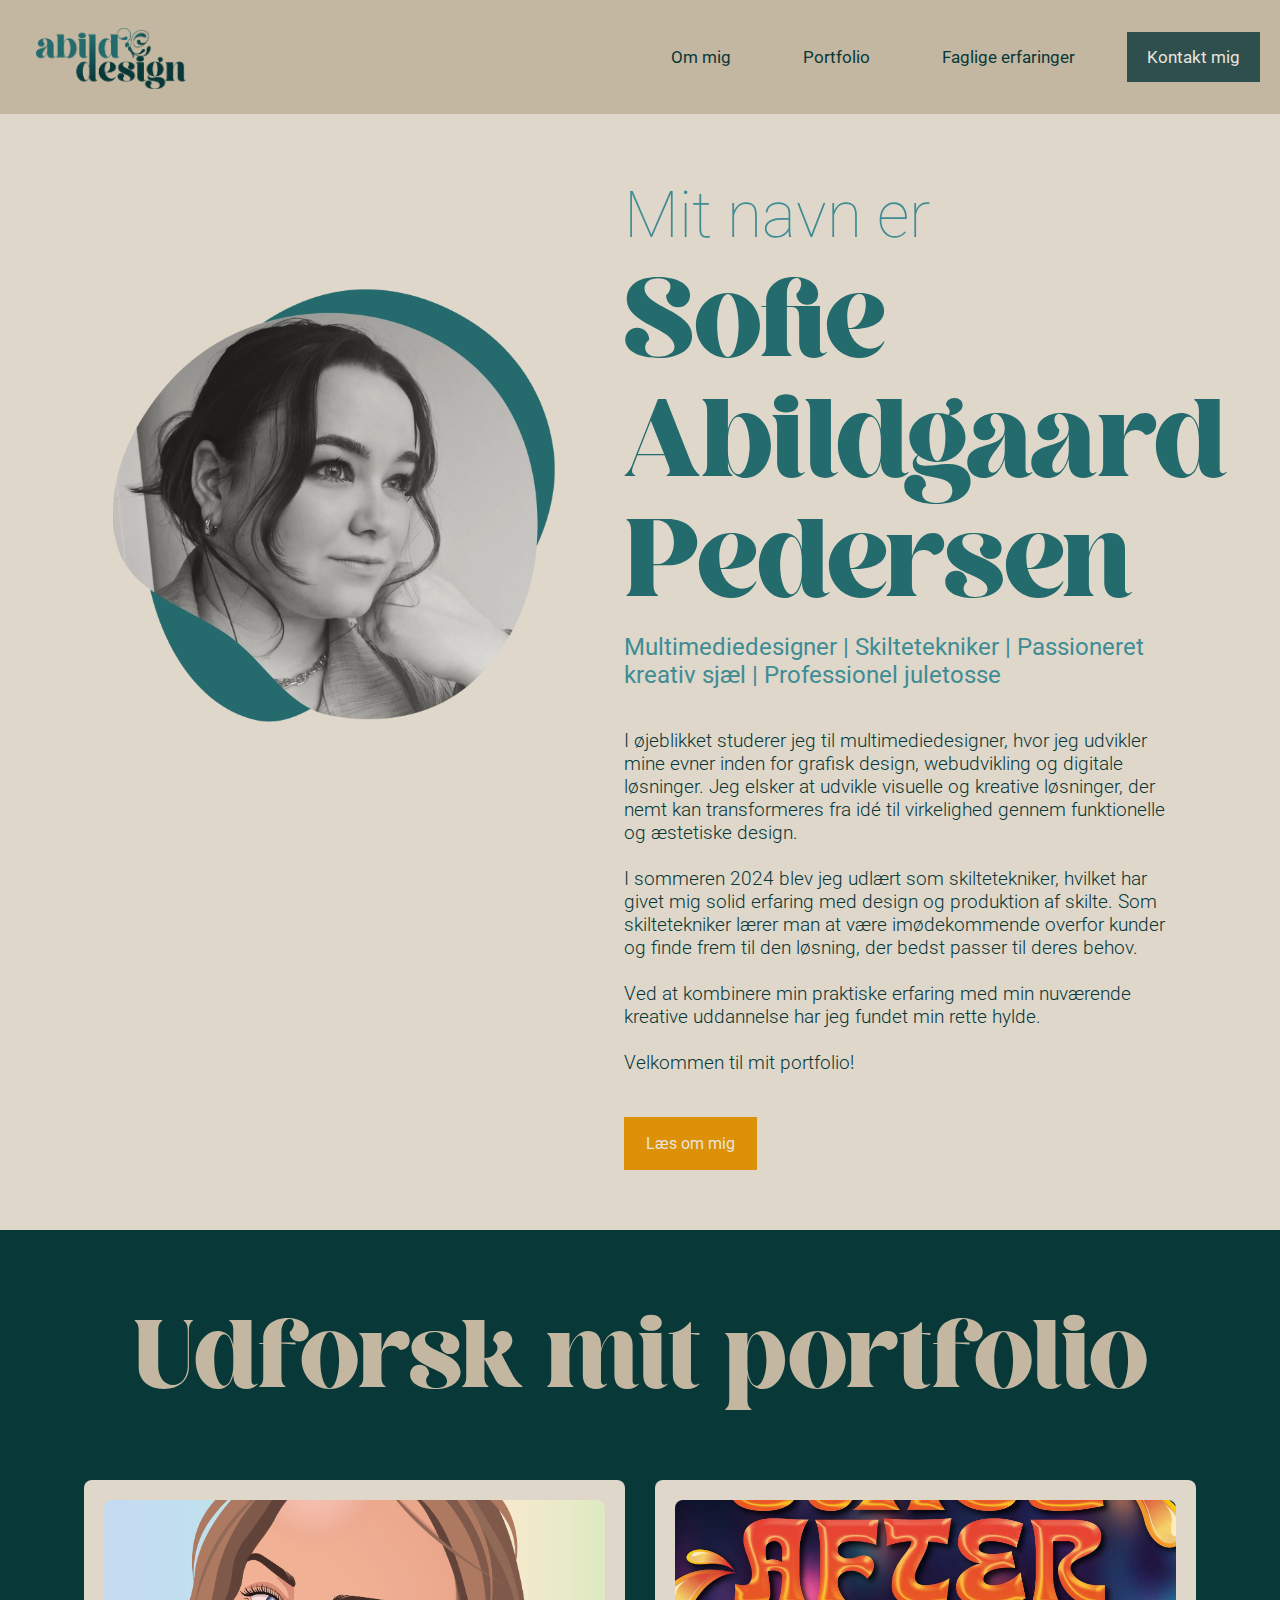
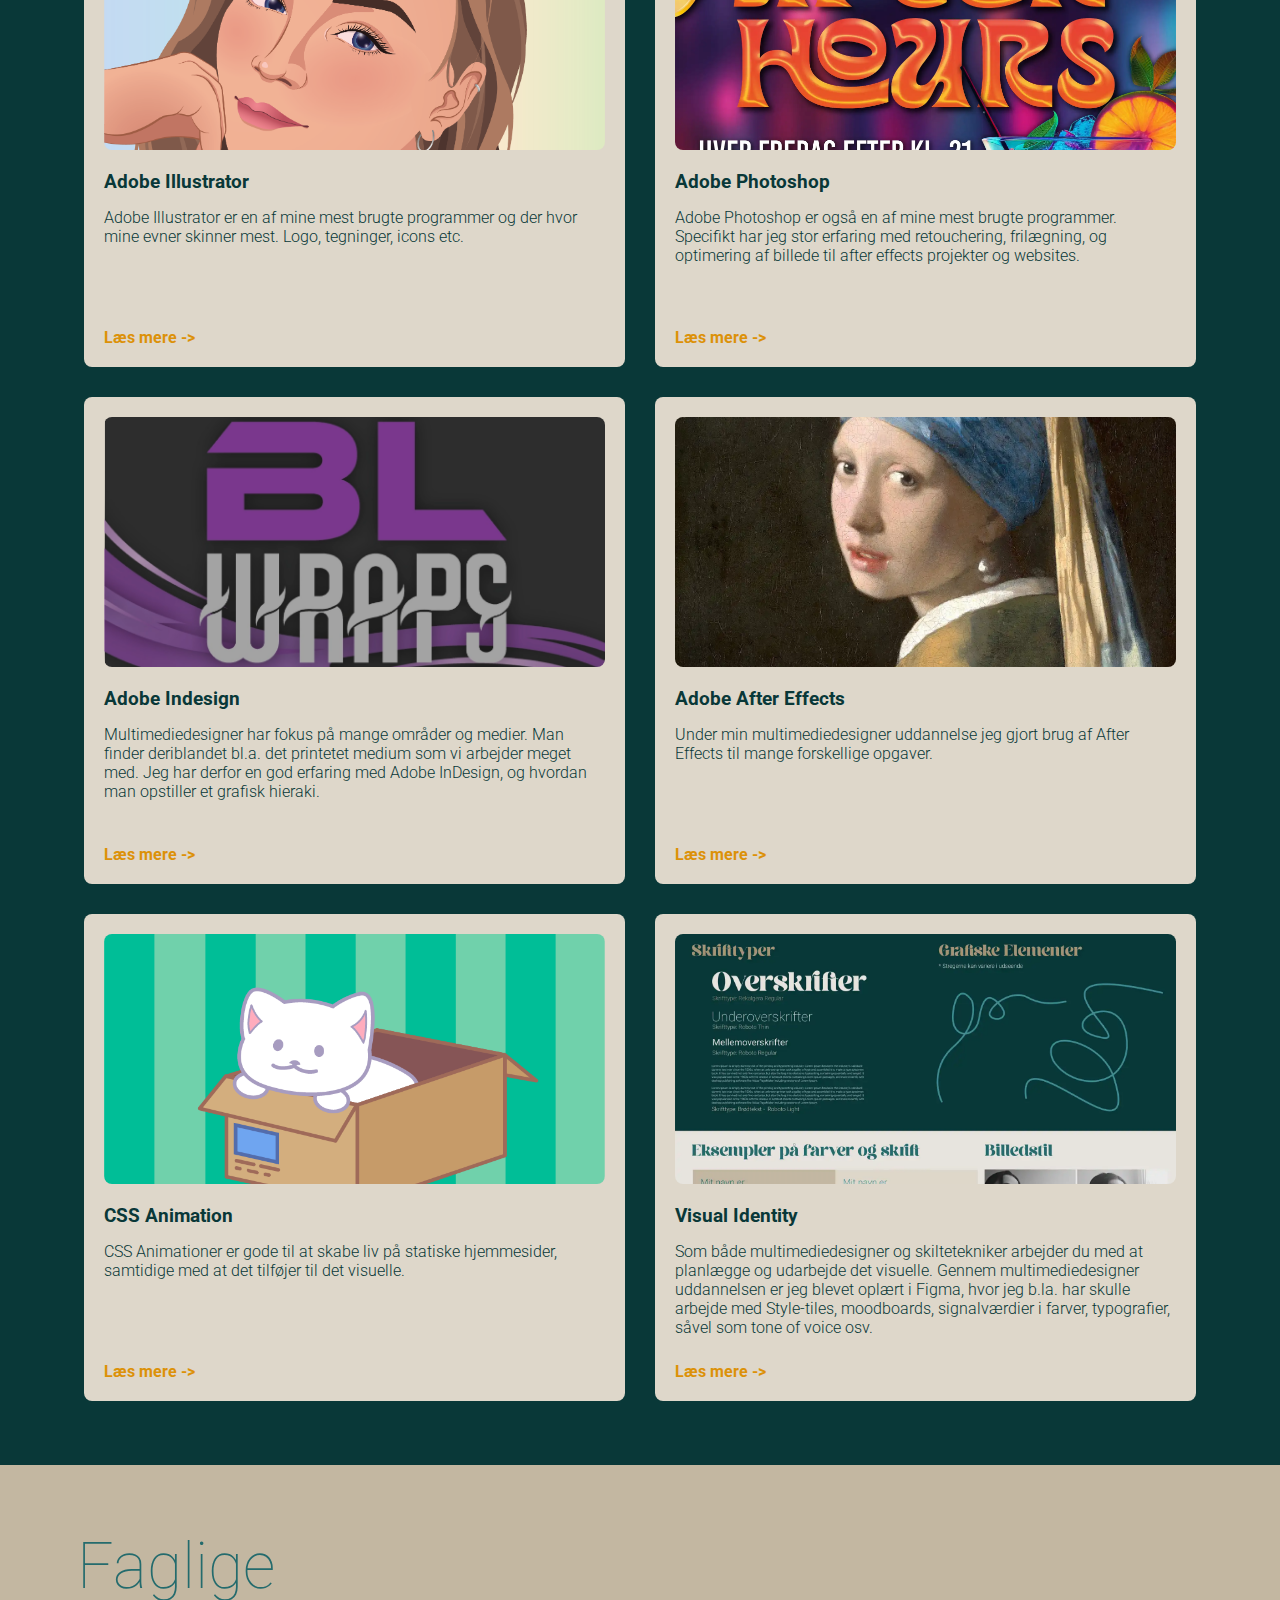
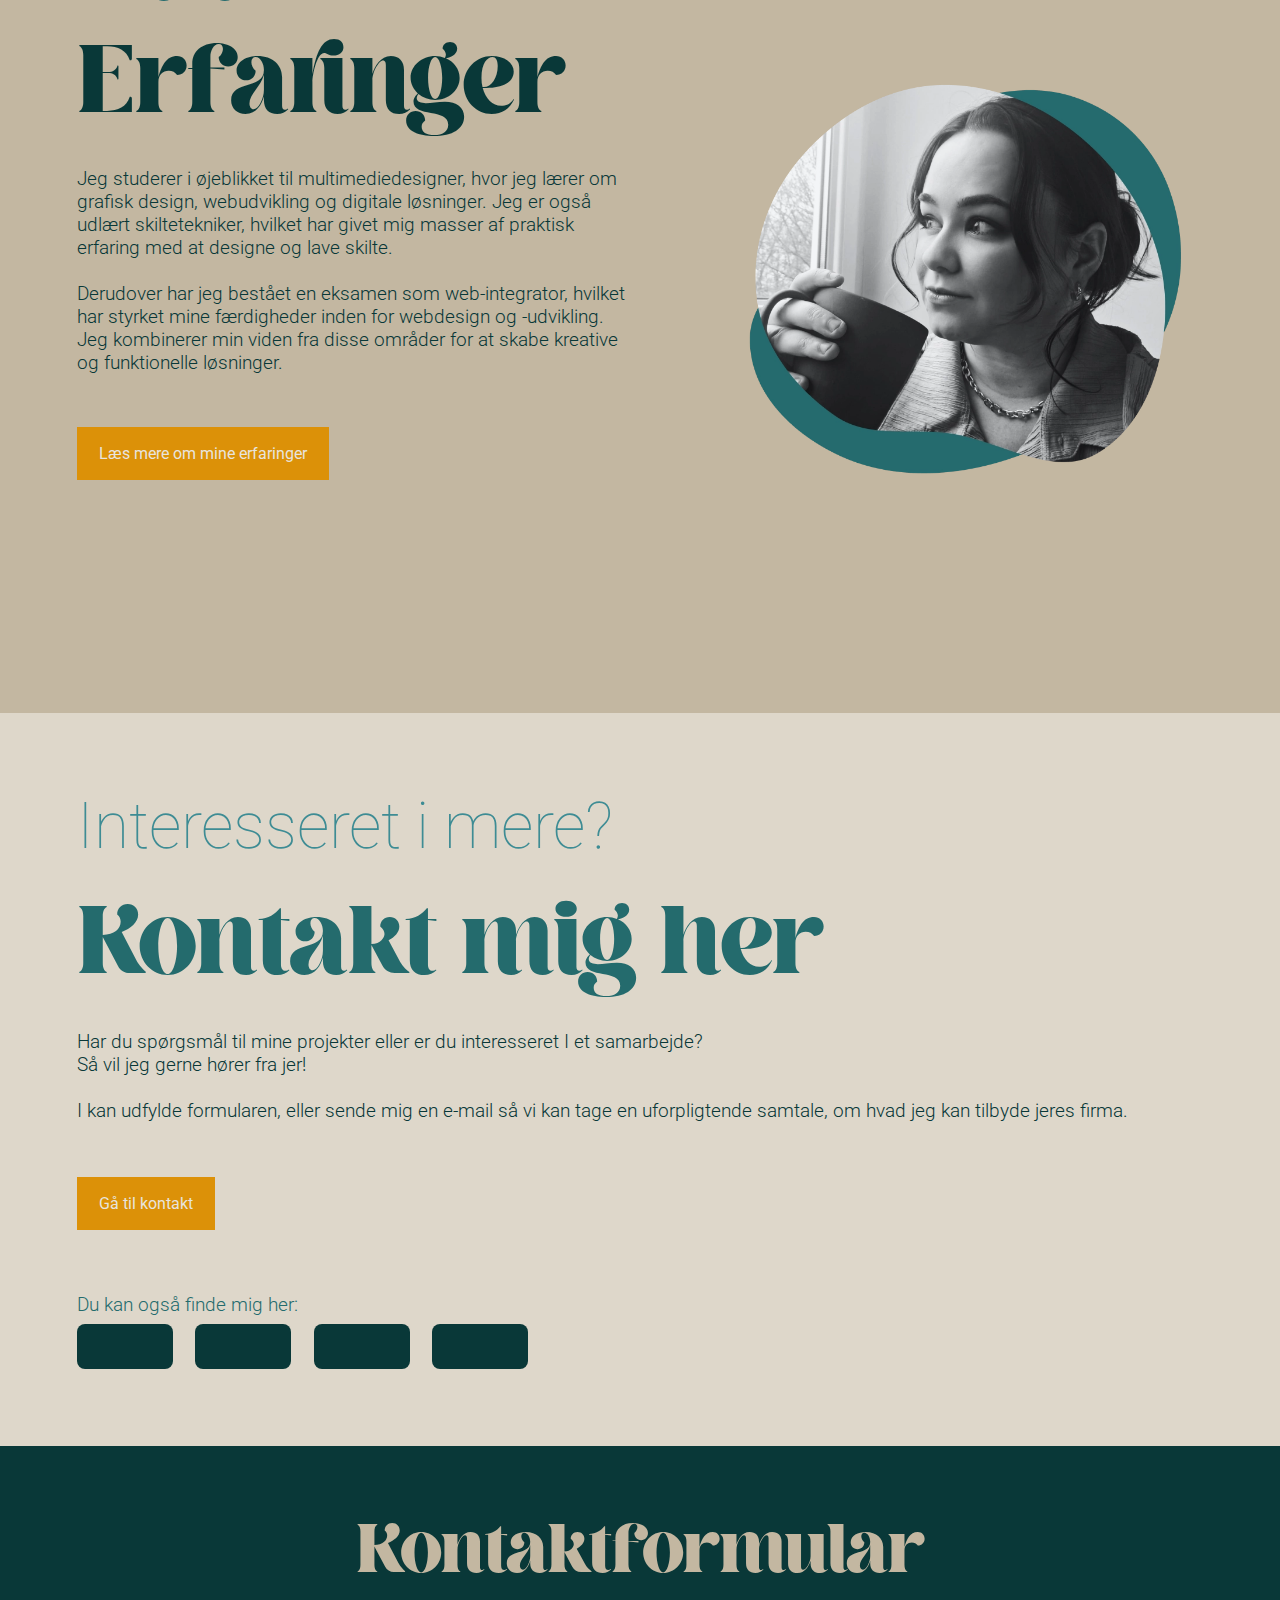
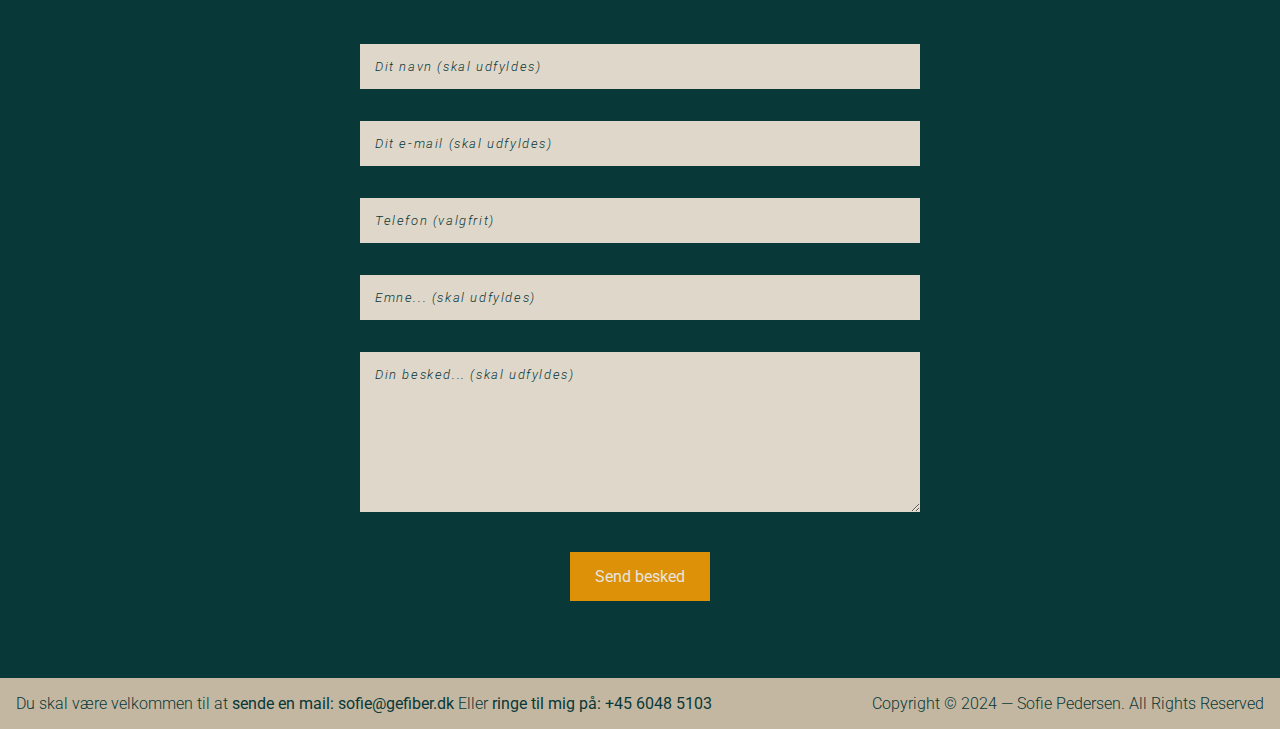
<file: index.html>
<!DOCTYPE html>

<html lang="da" dir="ltr">
    <head>
        <meta charset="utf-8">
        <title>Sofie Pedersen - Velkommen!</title>
        <link rel="icon" type="image/x-icon" href="/img/favicon.webp">
        <!-- CSS -->
        <link rel="stylesheet" type="text/css" href="main.css">
        <!-- GOOGLE FONTS-->
        <link rel="preconnect" href="https://fonts.googleapis.com">
        <link rel="preconnect" href="https://fonts.gstatic.com" crossorigin>
        <link rel="stylesheet" href="https://fonts.googleapis.com/css2?family=Kanit:ital,wght@0,100;0,200;0,300;0,400;0,500;0,600;0,700;0,800;0,900;1,100;1,200;1,300;1,400;1,500;1,600;1,700;1,800;1,900&family=Open+Sans:ital,wght@0,300..800;1,300..800&family=Roboto:wght@100;300;400;500;700&display=swap">
        <!-- FONTAWESOME-->
        <link rel="stylesheet" href="https://cdnjs.cloudflare.com/ajax/libs/font-awesome/6.7.1/css/all.min.css" integrity="sha512-5Hs3dF2AEPkpNAR7UiOHba+lRSJNeM2ECkwxUIxC1Q/FLycGTbNapWXB4tP889k5T5Ju8fs4b1P5z/iB4nMfSQ==" crossorigin="anonymous" referrerpolicy="no-referrer">
    </head>

    <body>
        <header>
            <nav class="top-nav">
                <a class="top-nav__logo" href="index.html"> <img src="img/abilddesing-logo-optimized.webp" alt="logo"> </a>
                <ul class="nav-links">
                    <li class="nav-links__list-item"><a href="about-me.html">Om mig</a></li>
                    <li class="nav-links__list-item"><a href="portfolio.html">Portfolio</a></li>
                    <li class="nav-links__list-item"><a href="experience.html">Faglige erfaringer</a></li>
                    <li class="nav-links__list-item--contact"><a href="contact-me.html">Kontakt mig</a></li>
                </ul>
            </nav>
        </header>

        <section class="intro-card">
            <div class="intro-card__profile-picture"></div>

            <div class="intro-card__text-field">
                <h2 class="intro-card__text-field__sub-heading">Mit navn er</h2>
                <h1 class="intro-card__text-field__main-heading">Sofie Abildgaard Pedersen</h1>
                <h3 class="intro-card__text-field__third-heading">Multimediedesigner | Skiltetekniker | Passioneret kreativ sjæl | Professionel juletosse</h3>
                <p class="intro-card__text-field__main-text">
                    I øjeblikket studerer jeg til multimediedesigner, 
                    hvor jeg udvikler mine evner inden for grafisk design, 
                    webudvikling og digitale løsninger. Jeg elsker at udvikle 
                    visuelle og kreative løsninger, der nemt kan transformeres 
                    fra idé til virkelighed gennem funktionelle og æstetiske design.
                    <br><br>
                    I sommeren 2024 blev jeg udlært som skiltetekniker, hvilket har
                    givet mig solid erfaring med design og produktion af skilte.
                    Som skiltetekniker lærer man at være imødekommende overfor kunder
                    og finde frem til den løsning, der bedst passer til deres behov.
                    <br><br>
                    Ved at kombinere min praktiske erfaring med min nuværende kreative
                    uddannelse har jeg fundet min rette hylde.
                    <br><br>
                    Velkommen til mit portfolio!</p>
                <a class="intro-card__text-field__button" href="about-me.html">Læs om mig</a>
            </div>
        </section>

        <section class="portfolio-card">
            <h1 class="portfolio-card__title">Udforsk mit portfolio</h1>

            <div class="portfolio-card__content">
                <div class="portfolio-card__content__box">
                    <div class="portfolio-card__content__box__image" style="background-image: url(img/Pentool_Exercise_Sofie_optimized.webp);"></div>
                    <a class="portfolio-card__content__box__subtitle" href="portfolio.html#adobe-ai">Adobe Illustrator</a>
                    <p class="portfolio-card__content__box__text">Adobe Illustrator er en af mine mest brugte programmer og der hvor mine evner skinner mest. Logo, tegninger, icons etc.
                    </p>
                    <a class="portfolio-card__content__box__continue" href="portfolio.html#adobe-ai">Læs mere -></a>
                </div>
                <div class="portfolio-card__content__box">
                    <div class="portfolio-card__content__box__image" style="background-image: url(img/Poster_Mainstream_Final_optimized.webp);"></div>
                    <a class="portfolio-card__content__box__subtitle" href="portfolio.html#adobe-ps">Adobe Photoshop</a>
                    <p class="portfolio-card__content__box__text">Adobe Photoshop er også en af mine mest brugte programmer. Specifikt har jeg stor erfaring med retouchering, frilægning, og optimering af billede til after effects projekter og websites.
                    </p>
                    <a class="portfolio-card__content__box__continue" href="portfolio.html#adobe-ps">Læs mere -></a>
                </div>
                <div class="portfolio-card__content__box">
                    <div class="portfolio-card__content__box__image" style="background-image: url(img/visit-kort-forside-optimized.webp)"></div>
                    <a class="portfolio-card__content__box__subtitle" href="portfolio.html#adobe-id">Adobe Indesign</a>
                    <p class="portfolio-card__content__box__text">Multimediedesigner har fokus på mange områder og medier. Man finder deriblandet bl.a. det printetet medium som vi arbejder meget med. Jeg har derfor en god erfaring med Adobe InDesign, og hvordan man opstiller et grafisk hieraki.
                    </p>
                    <a class="portfolio-card__content__box__continue" href="portfolio.html#adobe-id">Læs mere -></a>
                </div>
                <div class="portfolio-card__content__box">
                    <div class="portfolio-card__content__box__image" style="background-image: url(img/girl-with-pearl-earring_optimized.webp)"></div>
                    <a class="portfolio-card__content__box__subtitle" href="portfolio.html#adobe-ae">Adobe After Effects</a>
                    <p class="portfolio-card__content__box__text">Under min multimediedesigner uddannelse jeg gjort brug af After Effects til mange forskellige opgaver.
                    </p>
                    <a class="portfolio-card__content__box__continue" href="portfolio.html#adobe-ae">Læs mere -></a>
                </div>
                <div class="portfolio-card__content__box">
                    <div class="portfolio-card__content__box__image" style="background-image: url(img/css-kitty-optimized.webp);"></div>
                    <a class="portfolio-card__content__box__subtitle" href="portfolio.html#css-animationer">CSS Animation</a>
                    <p class="portfolio-card__content__box__text">CSS Animationer er gode til at skabe liv på statiske hjemmesider, samtidige med at det tilføjer til det visuelle.
                    </p>
                    <a class="portfolio-card__content__box__continue" href="portfolio.html#css-animationer">Læs mere -></a>
                </div>
                <div class="portfolio-card__content__box">
                    <div class="portfolio-card__content__box__image" style="background-image: url(img/Styletile-optimized.webp);"></div>
                    <a class="portfolio-card__content__box__subtitle" href="portfolio.html#figma">Visual Identity</a>
                    <p class="portfolio-card__content__box__text">Som både multimediedesigner og skiltetekniker arbejder du med at planlægge og udarbejde det visuelle. Gennem multimediedesigner uddannelsen er jeg blevet oplært i Figma, hvor jeg b.la. har skulle arbejde med Style-tiles, moodboards, signalværdier i farver, typografier, såvel som tone of voice osv.
                    </p>
                    <a class="portfolio-card__content__box__continue" href="portfolio.html#figma">Læs mere -></a>
                </div>
            </div>
        </section>

        <section class="experience-card">
            <div class="experience-card__text-field">
                <h2 class="experience-card__text-field__subtitle">Faglige</h2>
                <h1 class="experience-card__text-field__title">Erfaringer</h1>
                <p class="experience-card__text-field__main-text">
                    Jeg studerer i øjeblikket til multimediedesigner, hvor jeg lærer om 
                    grafisk design, webudvikling og digitale løsninger. Jeg er også udlært 
                    skiltetekniker, hvilket har givet mig masser af praktisk erfaring 
                    med at designe og lave skilte. 
                    <br><br>
                    Derudover har jeg bestået en eksamen som web-integrator, hvilket har
                    styrket mine færdigheder inden for webdesign og -udvikling. Jeg 
                    kombinerer min viden fra disse områder for at skabe kreative og 
                    funktionelle løsninger.
                </p>
                <a class="experience-card__text-field__button" href="experience.html">Læs mere om mine erfaringer</a>
            </div>
            <div class="experience-card__profile-picture"></div>
        </section>

        <section class="contact-card">
            <div class="contact-card__contact-form">
                <h1 class="contact-card__contact-form__title">Kontaktformular</h1>
                <form class="contact-card__contact-form__formular">
                    <input class="contact-card__contact-form__formular__input" type="text" placeholder="Dit navn (skal udfyldes)" required>
                    <input class="contact-card__contact-form__formular__input" type="email" placeholder="Dit e-mail (skal udfyldes)" required>
                    <input class="contact-card__contact-form__formular__input" type="number" placeholder="Telefon (valgfrit)">
                    <input class="contact-card__contact-form__formular__input" type="text" placeholder="Emne... (skal udfyldes)" required>
                    <textarea class="contact-card__contact-form__formular__textarea" placeholder="Din besked... (skal udfyldes)" required></textarea>
                    <button class="contact-card__contact-form__formular__button" type="submit">Send besked</button>
                </form>
            </div>

            <div class="contact-card__contact-media">
                <h2 class="contact-card__contact-media__subtitle">Interesseret i mere?</h2>
                <h1 class="contact-card__contact-media__title">Kontakt mig her</h1>
                <p class="contact-card__contact-media__text">
                    Har du spørgsmål til mine projekter eller er du interesseret I et samarbejde?<br>
                    Så vil jeg gerne hører fra jer!
                    <br><br>
                    I kan udfylde formularen, eller sende mig en e-mail så vi kan tage en uforpligtende samtale,
                    om hvad jeg kan tilbyde jeres firma.
                </p>
                <a class="contact-card__contact-media__button" href="contact-me.html">Gå til kontakt</a>
                <p class="contact-card__contact-media__bottom-text">Du kan også finde mig her:</p>
                <div class="contact-card__contact-media__some">
                    <a class="contact-card__contact-media__some__buttons" href="https://www.instagram.com/sofie_a_pedersen16/?hl=en"><i class="fa-brands fa-instagram"></i></a>
                    <a class="contact-card__contact-media__some__buttons" href="https://www.facebook.com/sofie.a.pedersen.9"><i class="fa-brands fa-facebook-f"></i></a>
                    <a class="contact-card__contact-media__some__buttons" href="https://www.linkedin.com/in/sofie-pedersen-88323a1b6/"><i class="fa-brands fa-linkedin-in"></i></a>
                    <a class="contact-card__contact-media__some__buttons" href="https://github.com/SofiePedersen"><i class="fa-brands fa-github"></i></a>
                </div>
            </div>
        </section>
        <footer>
            <div class="bottom-footer">
                <p class="bottom-footer__text">Du skal være velkommen til at <b>sende en mail: sofie@gefiber.dk</b> Eller <b>ringe til mig på: +45 6048 5103</b></p>
                <p class="bottom-footer__text">Copyright &copy; 2024 — Sofie Pedersen. All Rights Reserved</p>
            </div>
        </footer>
    </body>
</html>

<!-- Validated d. 15/12/2024 - Sofie -->

<!-- Validated d. 16/12/2024 - Sofie -->
</file>
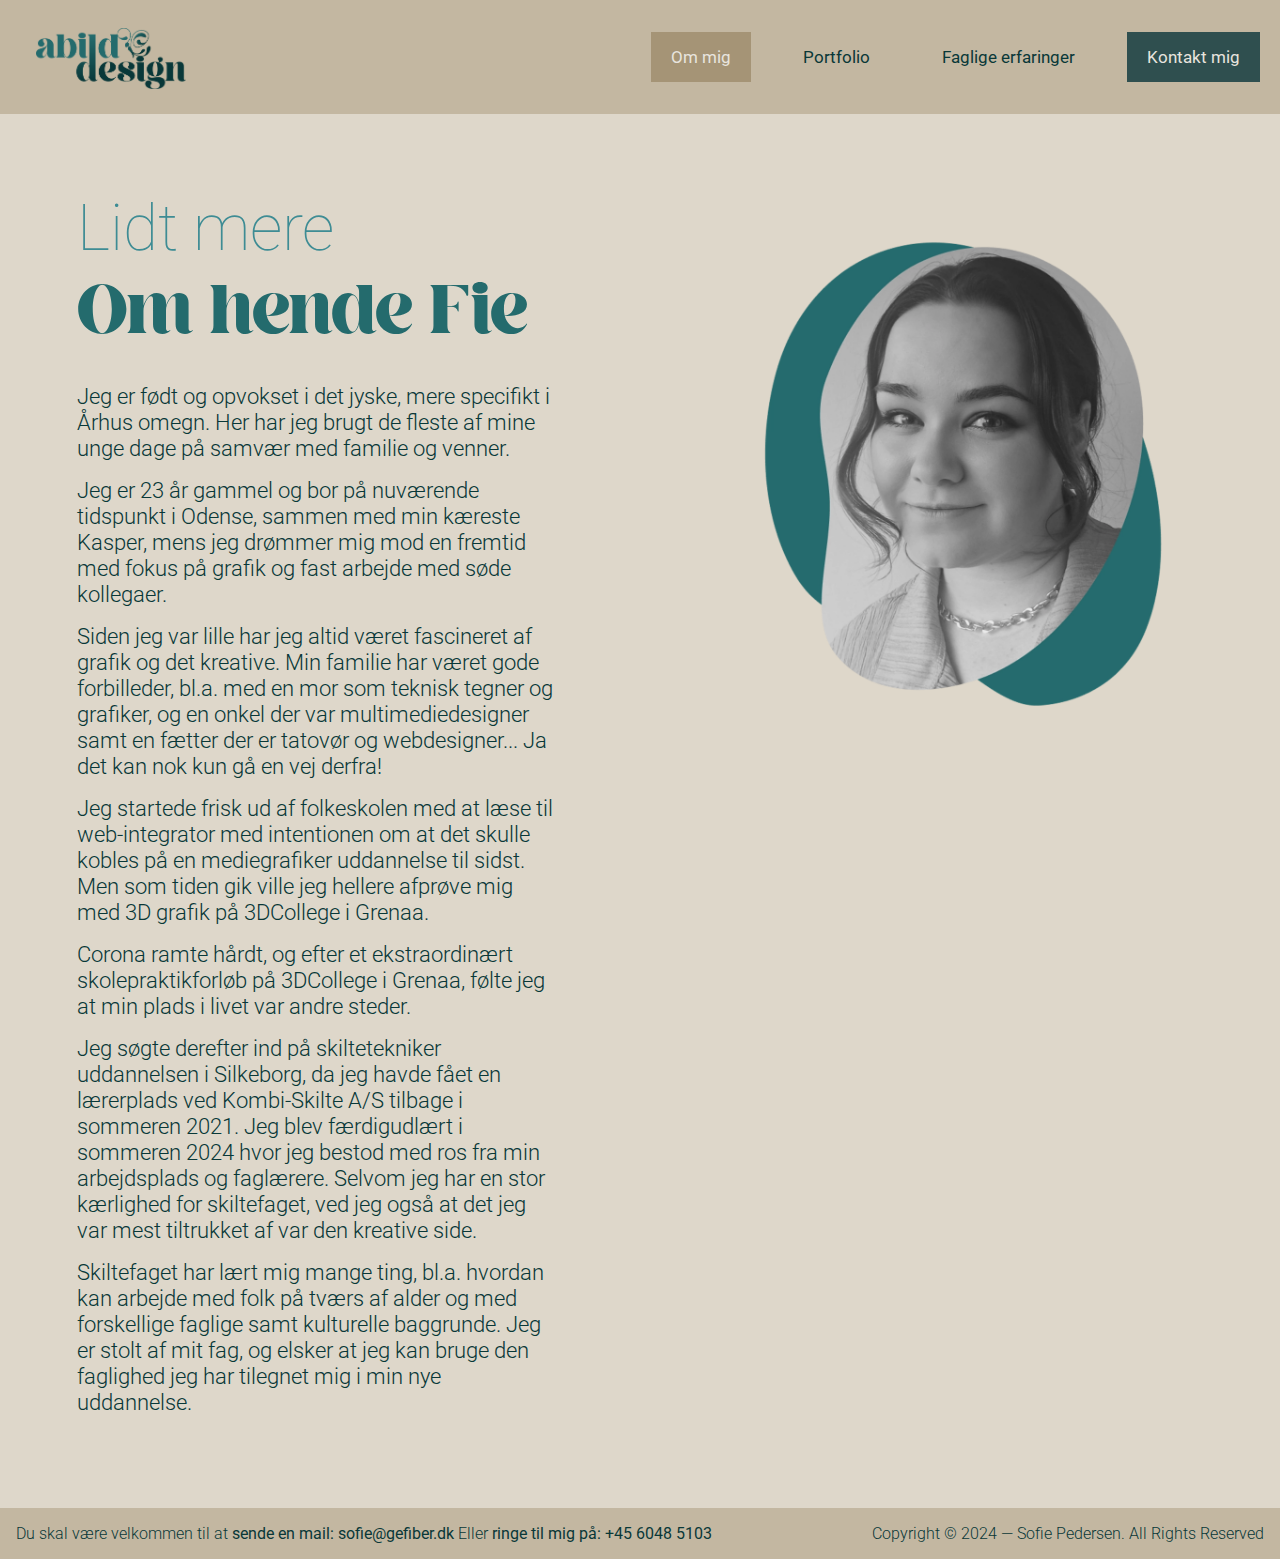
<file: about-me.html>
<!DOCTYPE html>

<html lang="da" dir="ltr">
    <head>
        <meta charset="utf-8">
        <title>Sofie Pedersen - Velkommen!</title>
        <link rel="icon" type="image/x-icon" href="/img/favicon.webp">
        <!-- CSS -->
        <link rel="stylesheet" type="text/css" href="main.css">
        <!-- GOOGLE FONTS-->
        <link rel="preconnect" href="https://fonts.googleapis.com">
        <link rel="preconnect" href="https://fonts.gstatic.com" crossorigin>
        <link rel="stylesheet" href="https://fonts.googleapis.com/css2?family=Kanit:ital,wght@0,100;0,200;0,300;0,400;0,500;0,600;0,700;0,800;0,900;1,100;1,200;1,300;1,400;1,500;1,600;1,700;1,800;1,900&family=Open+Sans:ital,wght@0,300..800;1,300..800&family=Roboto:wght@100;300;400;500;700&display=swap">
        <!-- FONTAWESOME-->
        <link rel="stylesheet" href="https://cdnjs.cloudflare.com/ajax/libs/font-awesome/6.7.1/css/all.min.css" integrity="sha512-5Hs3dF2AEPkpNAR7UiOHba+lRSJNeM2ECkwxUIxC1Q/FLycGTbNapWXB4tP889k5T5Ju8fs4b1P5z/iB4nMfSQ==" crossorigin="anonymous" referrerpolicy="no-referrer">
    </head>

    <body>
        <header>
            <nav class="top-nav">
                <a class="top-nav__logo" href="index.html"> <img src="img/abilddesing-logo-optimized.webp" alt="logo"> </a>
                <ul class="nav-links">
                    <li class="nav-links__list-item--active"><a href="about-me.html">Om mig</a></li>
                    <li class="nav-links__list-item"><a href="portfolio.html">Portfolio</a></li>
                    <li class="nav-links__list-item"><a href="experience.html">Faglige erfaringer</a></li>
                    <li class="nav-links__list-item--contact"><a href="contact-me.html">Kontakt mig</a></li>
                </ul>
            </nav>
        </header>

        <section class="about-me-card">
            <div class="about-me-card__text-field">
                <h2 class="about-me-card__text-field__subtitle">Lidt mere</h2>
                <h1 class="about-me-card__text-field__title">Om hende Fie</h1>
                <p class="about-me-card__text-field__main-text">Jeg er født og opvokset i det jyske, mere specifikt i Århus omegn. Her har jeg brugt de fleste af mine unge dage på samvær med familie og venner.</p>
                <p class="about-me-card__text-field__main-text">Jeg er 23 år gammel og bor på nuværende tidspunkt i Odense, sammen med min kæreste Kasper, mens jeg drømmer mig mod en fremtid med fokus på grafik og fast arbejde med søde kollegaer.</p>
                <p class="about-me-card__text-field__main-text">Siden jeg var lille har jeg altid været fascineret af grafik og det kreative. Min familie har været gode forbilleder, bl.a. med en mor som teknisk tegner og grafiker, og en onkel der var multimediedesigner samt en fætter der er tatovør og webdesigner... Ja det kan nok kun gå en vej derfra!</p>
                <p class="about-me-card__text-field__main-text">Jeg startede frisk ud af folkeskolen med at læse til web-integrator med intentionen om at det skulle kobles på en mediegrafiker uddannelse til sidst. Men som tiden gik ville jeg hellere afprøve mig med 3D grafik på 3DCollege i Grenaa.</p>
                <p class="about-me-card__text-field__main-text">Corona ramte hårdt, og efter et ekstraordinært skolepraktikforløb på 3DCollege i Grenaa, følte jeg at min plads i livet var andre steder.</p>
                <p class="about-me-card__text-field__main-text">Jeg søgte derefter ind på skiltetekniker uddannelsen i Silkeborg, da jeg havde fået en lærerplads ved Kombi-Skilte A/S tilbage i sommeren 2021. Jeg blev færdigudlært i sommeren 2024 hvor jeg bestod med ros fra min arbejdsplads og faglærere. Selvom jeg har en stor kærlighed for skiltefaget, ved jeg også at det jeg var mest tiltrukket af var den kreative side.</p>
                <p class="about-me-card__text-field__main-text">Skiltefaget har lært mig mange ting, bl.a. hvordan kan arbejde med folk på tværs af alder og med forskellige faglige samt kulturelle baggrunde. Jeg er stolt af mit fag, og elsker at jeg kan bruge den faglighed jeg har tilegnet mig i min nye uddannelse.</p>
            </div>
            <div class="about-me-card__profile">
                <div class="about-me-card__profile__image"></div>
            </div>
        </section>
        <footer>
            <div class="bottom-footer">
                    <p class="bottom-footer__text">Du skal være velkommen til at <b>sende en mail: sofie@gefiber.dk</b> Eller <b>ringe til mig på: +45 6048 5103</b></p>
                    <p class="bottom-footer__text">Copyright &copy; 2024 — Sofie Pedersen. All Rights Reserved</p>
            </div>
        </footer>
    </body>
</html>

<!-- Validated d. 15/12/2024 - Sofie -->

<!-- Validated d. 16/12/2024 - Sofie -->
</file>
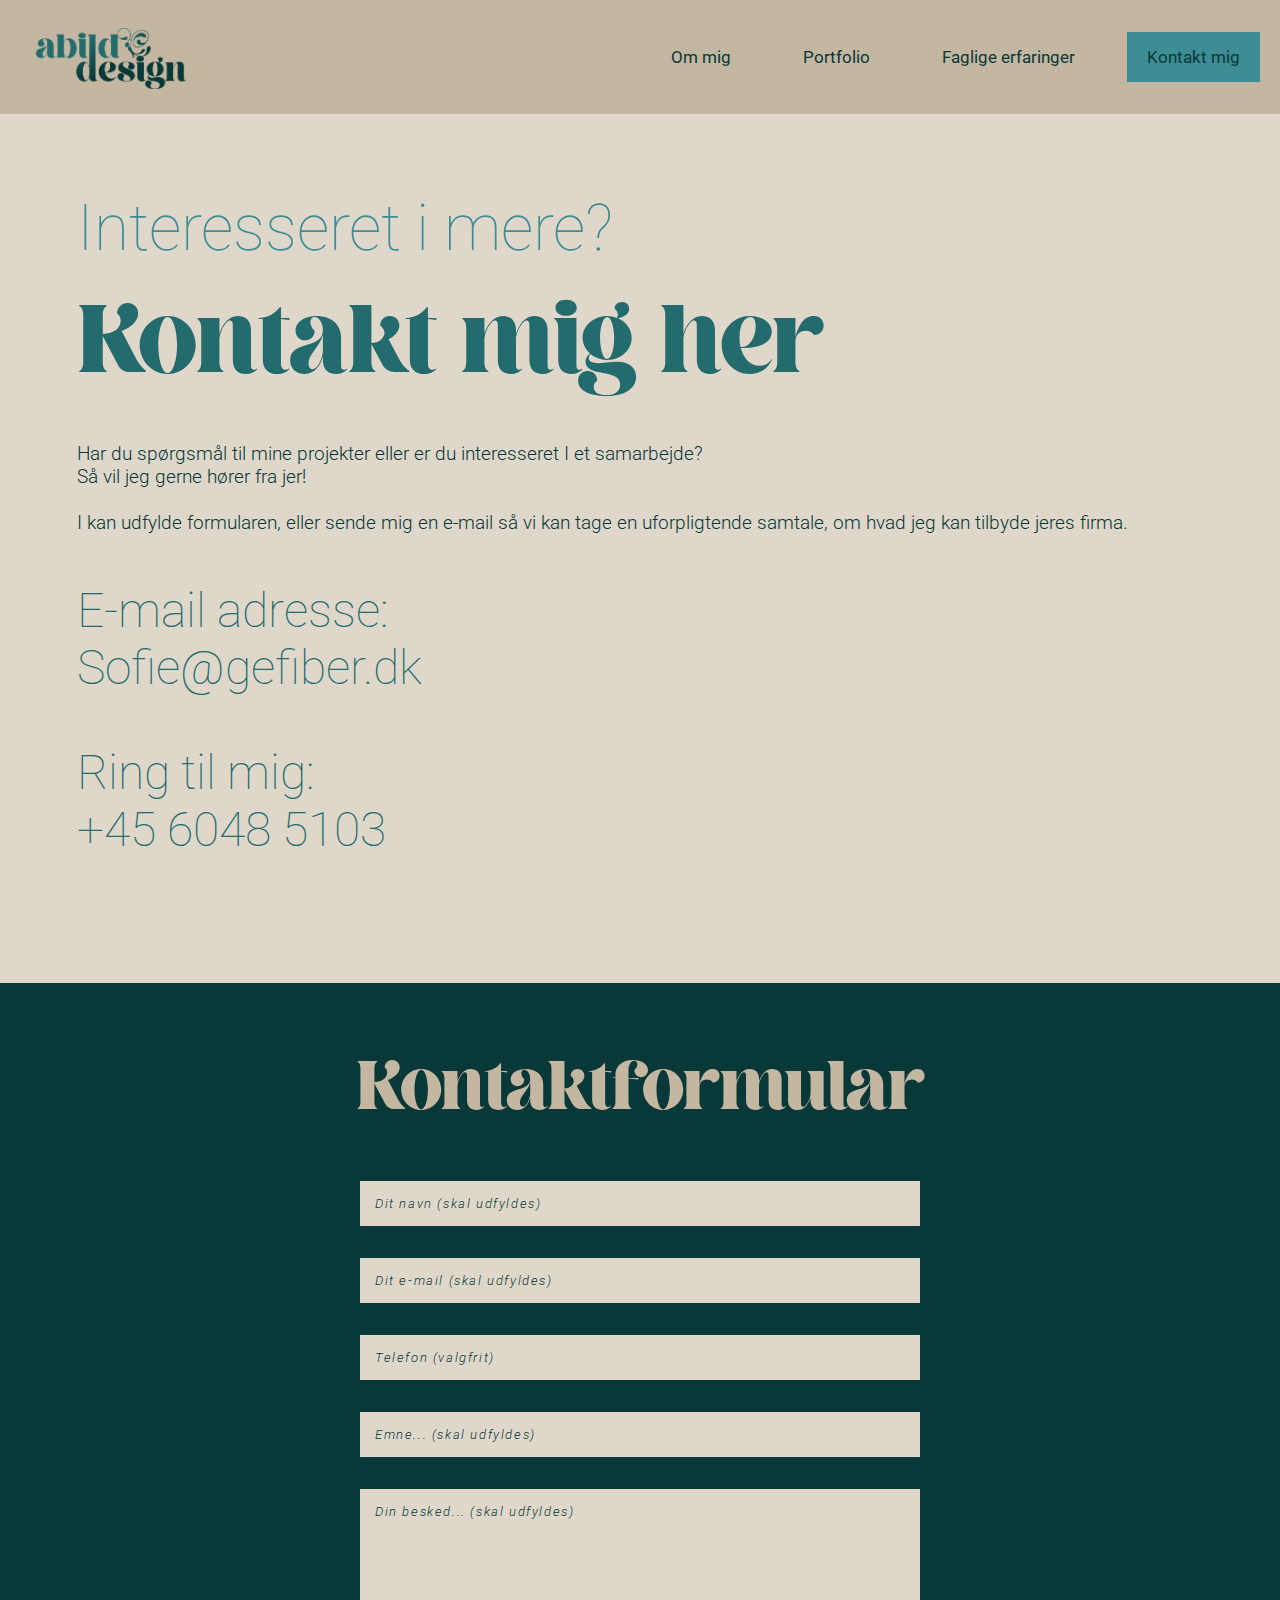
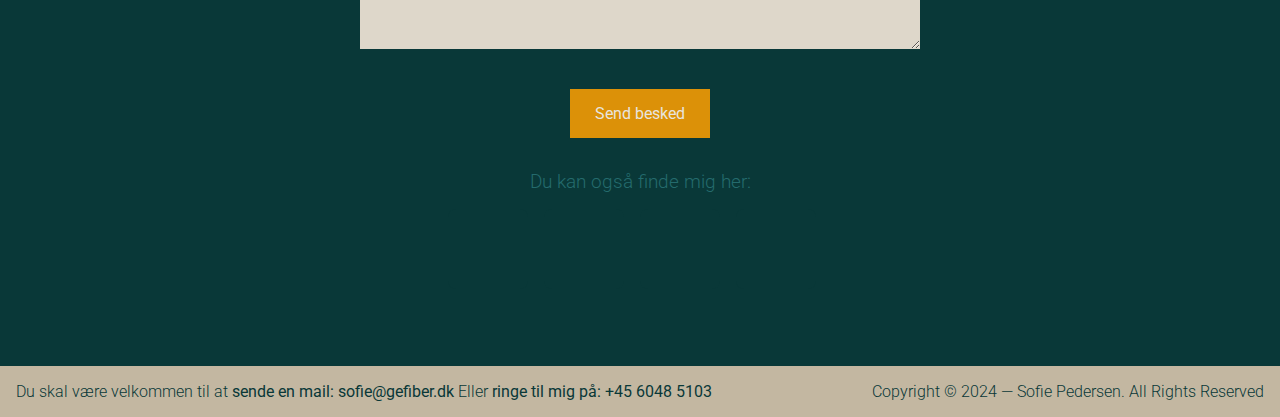
<file: contact-me.html>
<!DOCTYPE html>

<html lang="da" dir="ltr">
    <head>
        <meta charset="utf-8">
        <title>Sofie Pedersen - Velkommen!</title>
        <link rel="icon" type="image/x-icon" href="/img/favicon.webp">
        <!-- CSS -->
        <link rel="stylesheet" type="text/css" href="main.css">
        <!-- GOOGLE FONTS-->
        <link rel="preconnect" href="https://fonts.googleapis.com">
        <link rel="preconnect" href="https://fonts.gstatic.com" crossorigin>
        <link rel="stylesheet" href="https://fonts.googleapis.com/css2?family=Kanit:ital,wght@0,100;0,200;0,300;0,400;0,500;0,600;0,700;0,800;0,900;1,100;1,200;1,300;1,400;1,500;1,600;1,700;1,800;1,900&family=Open+Sans:ital,wght@0,300..800;1,300..800&family=Roboto:wght@100;300;400;500;700&display=swap">
        <!-- FONTAWESOME-->
        <link rel="stylesheet" href="https://cdnjs.cloudflare.com/ajax/libs/font-awesome/6.7.1/css/all.min.css" integrity="sha512-5Hs3dF2AEPkpNAR7UiOHba+lRSJNeM2ECkwxUIxC1Q/FLycGTbNapWXB4tP889k5T5Ju8fs4b1P5z/iB4nMfSQ==" crossorigin="anonymous" referrerpolicy="no-referrer">
    </head>

    <body>
        <header>
            <nav class="top-nav">
                <a class="top-nav__logo" href="index.html"> <img src="img/abilddesing-logo-optimized.webp" alt="logo"> </a>
                <ul class="nav-links">
                    <li class="nav-links__list-item"><a href="about-me.html">Om mig</a></li>
                    <li class="nav-links__list-item"><a href="portfolio.html">Portfolio</a></li>
                    <li class="nav-links__list-item"><a href="experience.html">Faglige erfaringer</a></li>
                    <li class="nav-links__list-item--contact--active"><a href="contact-me.html">Kontakt mig</a></li>
                </ul>
            </nav>
        </header>
        
        <section class="contact-me-card">
            <div class="contact-me-card__text-field">
                <h2 class="contact-me-card__text-field__subtitle">Interesseret i mere?</h2>
                <h1 class="contact-me-card__text-field__title">Kontakt mig her</h1>
                <p class="contact-me-card__text-field__main-text">
                    Har du spørgsmål til mine projekter eller er du interesseret I et samarbejde?<br>
                    Så vil jeg gerne hører fra jer!
                    <br><br>
                    I kan udfylde formularen, eller sende mig en e-mail så vi kan tage en uforpligtende samtale,
                    om hvad jeg kan tilbyde jeres firma.
                </p>
                <p class="contact-me-card__text-field__highlighted-text">
                    E-mail adresse:<br>
                    Sofie@gefiber.dk
                </p>
                <p class="contact-me-card__text-field__highlighted-text">
                    Ring til mig:<br>
                    +45 6048 5103
                </p>
            </div>
            <div class="contact-me-card__contact-form">
                <h1 class="contact-me-card__contact-form__title">Kontaktformular</h1>
                <form class="contact-me-card__contact-form__formular">
                    <input class="contact-me-card__contact-form__formular__input" type="text" placeholder="Dit navn (skal udfyldes)" required>
                    <input class="contact-me-card__contact-form__formular__input" type="email" placeholder="Dit e-mail (skal udfyldes)" required>
                    <input class="contact-me-card__contact-form__formular__input" type="number" placeholder="Telefon (valgfrit)">
                    <input class="contact-me-card__contact-form__formular__input" type="text" placeholder="Emne... (skal udfyldes)" required>
                    <textarea class="contact-me-card__contact-form__formular__textarea" placeholder="Din besked... (skal udfyldes)" required></textarea>
                    <button class="contact-me-card__contact-form__formular__button" type="submit">Send besked</button>
                </form>
                <div class="contact-med-card__contact-media__some">
                    <p class="contact-med-card__contact-media__some__text">Du kan også finde mig her:</p>
                    <div class="contact-med-card__contact-media__some__buttons">
                        <a class="contact-med-card__contact-media__some__buttons__links" href="https://www.instagram.com/sofie_a_pedersen16/?hl=en"><i class="fa-brands fa-instagram"></i></a>
                        <a class="contact-med-card__contact-media__some__buttons__links" href="https://www.facebook.com/sofie.a.pedersen.9"><i class="fa-brands fa-facebook-f"></i></a>
                        <a class="contact-med-card__contact-media__some__buttons__links" href="https://www.linkedin.com/in/sofie-pedersen-88323a1b6/"><i class="fa-brands fa-linkedin-in"></i></a>
                        <a class="contact-med-card__contact-media__some__buttons__links" href="https://github.com/SofiePedersen"><i class="fa-brands fa-github"></i></a>
                    </div>
                </div>
            </div>
        </section>
        <footer>
            <div class="bottom-footer">
                    <p class="bottom-footer__text">Du skal være velkommen til at <b>sende en mail: sofie@gefiber.dk</b> Eller <b>ringe til mig på: +45 6048 5103</b></p>
                    <p class="bottom-footer__text">Copyright &copy; 2024 — Sofie Pedersen. All Rights Reserved</p>
            </div>
        </footer>
    </body>
</html>

<!-- Validated d. 15/12/2024 - Sofie -->

<!-- Validated d. 16/12/2024 - Sofie -->
</file>
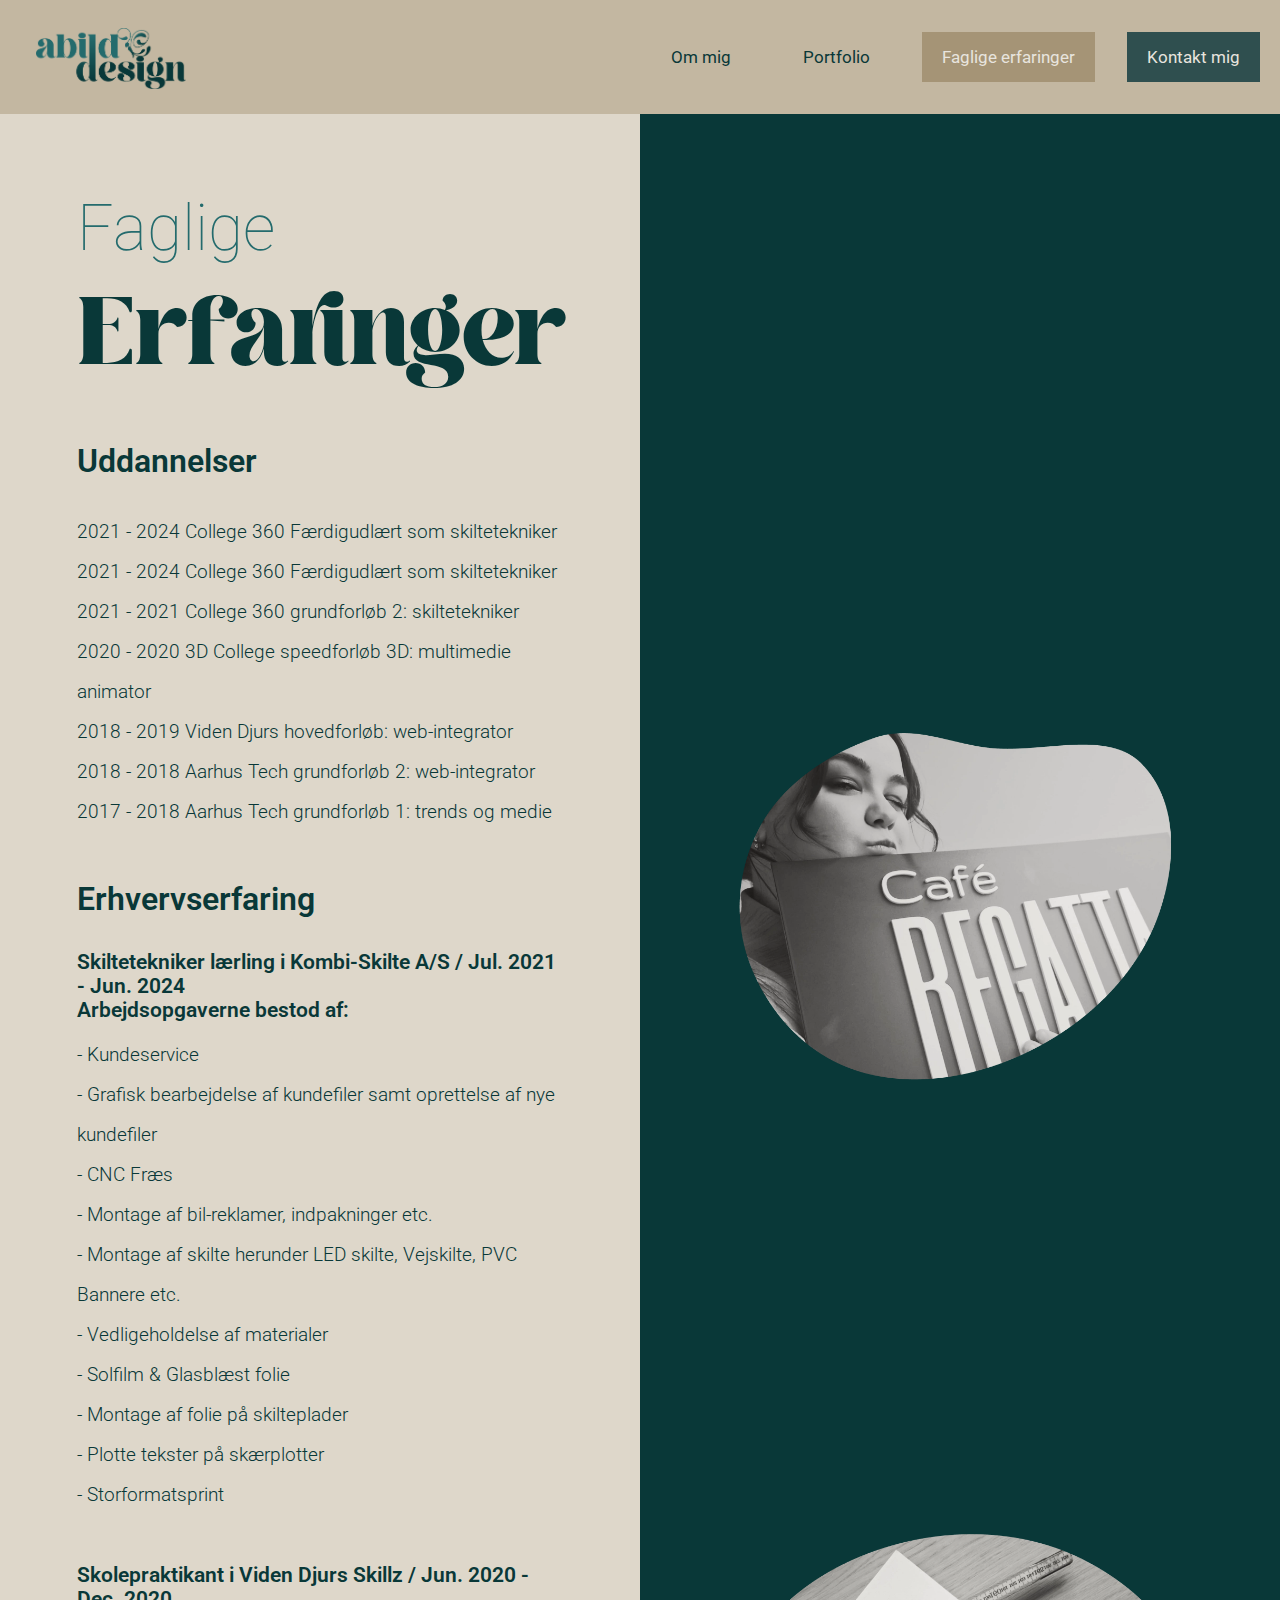
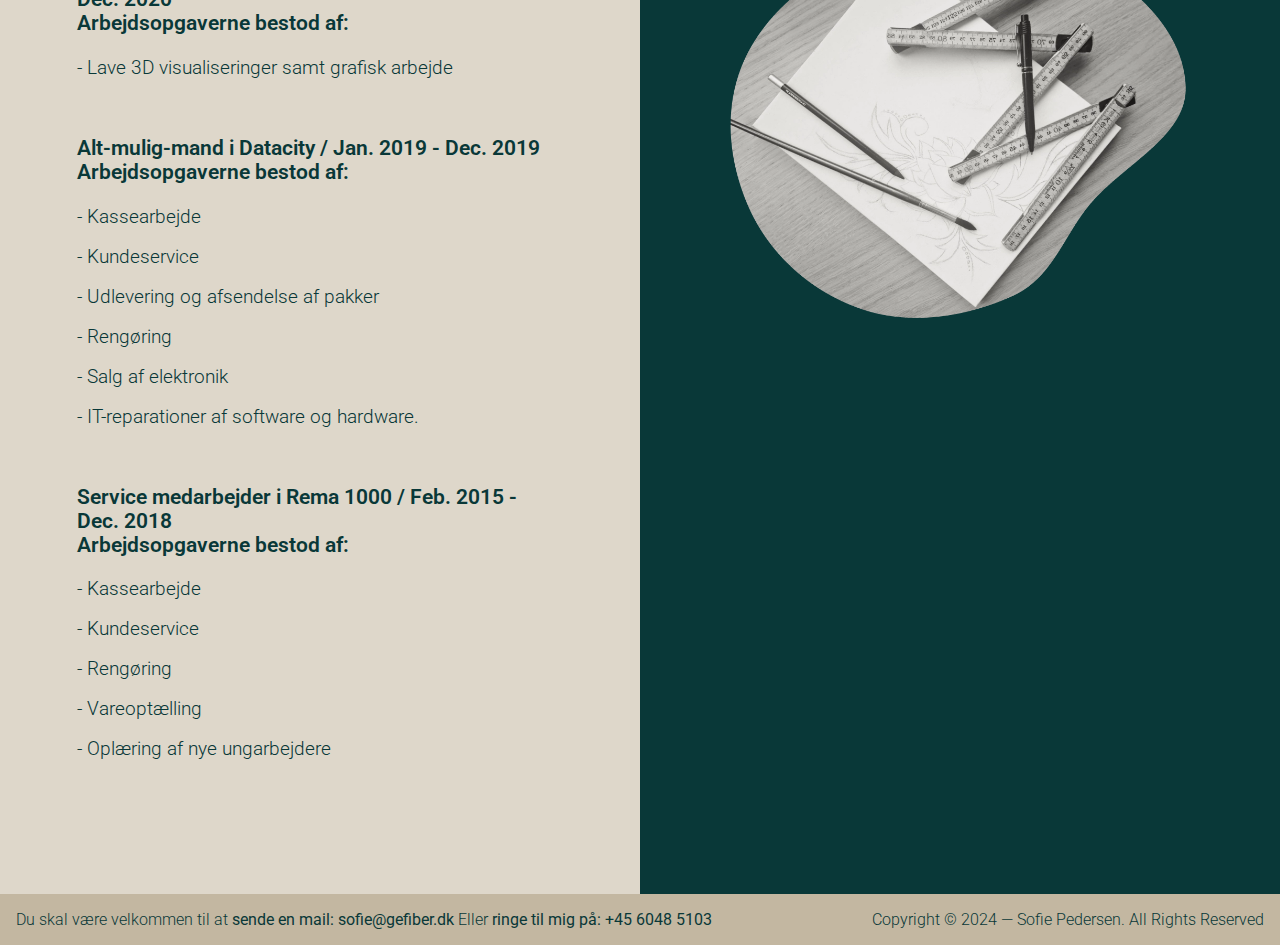
<file: experience.html>
<!DOCTYPE html>

<html lang="da" dir="ltr">
    <head>
        <meta charset="utf-8">
        <title>Sofie Pedersen - Velkommen!</title>
        <link rel="icon" type="image/x-icon" href="/img/favicon.webp">
        <!-- CSS -->
        <link rel="stylesheet" type="text/css" href="main.css">
        <!-- GOOGLE FONTS-->
        <link rel="preconnect" href="https://fonts.googleapis.com">
        <link rel="preconnect" href="https://fonts.gstatic.com" crossorigin>
        <link rel="stylesheet" href="https://fonts.googleapis.com/css2?family=Kanit:ital,wght@0,100;0,200;0,300;0,400;0,500;0,600;0,700;0,800;0,900;1,100;1,200;1,300;1,400;1,500;1,600;1,700;1,800;1,900&family=Open+Sans:ital,wght@0,300..800;1,300..800&family=Roboto:wght@100;300;400;500;700&display=swap">
        <!-- FONTAWESOME-->
        <link rel="stylesheet" href="https://cdnjs.cloudflare.com/ajax/libs/font-awesome/6.7.1/css/all.min.css" integrity="sha512-5Hs3dF2AEPkpNAR7UiOHba+lRSJNeM2ECkwxUIxC1Q/FLycGTbNapWXB4tP889k5T5Ju8fs4b1P5z/iB4nMfSQ==" crossorigin="anonymous" referrerpolicy="no-referrer">
    </head>

    <body>
        <header>
            <nav class="top-nav">
                <a class="top-nav__logo" href="index.html"> <img src="img/abilddesing-logo-optimized.webp" alt="logo"> </a>
                <ul class="nav-links">
                    <li class="nav-links__list-item"><a href="about-me.html">Om mig</a></li>
                    <li class="nav-links__list-item"><a href="portfolio.html">Portfolio</a></li>
                    <li class="nav-links__list-item--active"><a href="experience.html">Faglige erfaringer</a></li>
                    <li class="nav-links__list-item--contact"><a href="contact-me.html">Kontakt mig</a></li>
                </ul>
            </nav>
        </header>

        <section class="my-experience-card">
            <div class="my-experience-card__info-panel">
                <h2 class="my-experience-card__info-panel__subtitle">Faglige</h2>    
                <h1 class="my-experience-card__info-panel__title">Erfaringer</h1>

                <h3 class="my-experience-card__info-panel__third-title"><span>Uddannelser</span></h3>
               
                <ul class="my-experience-card__info-panel__education-list">
                    <li class="my-experience-card__info-panel__education-list__education-text">
                        <p class="my-experience-card__info-panel__education-list__education-text__paragraphs">2021 - 2024 College 360 Færdigudlært som skiltetekniker</p>
                    </li>
                    <li class="my-experience-card__info-panel__education-list__education-text">
                        <p class="my-experience-card__info-panel__education-list__education-text__paragraphs">2021 - 2024 College 360 Færdigudlært som skiltetekniker</p>
                    </li>
                    <li class="my-experience-card__info-panel__education-list__education-text">
                        <p class="my-experience-card__info-panel__education-list__education-text__paragraphs">2021 - 2021 College 360 grundforløb 2: skiltetekniker</p>
                    </li>
                    <li class="my-experience-card__info-panel__education-list__education-text">
                        <p class="my-experience-card__info-panel__education-list__education-text__paragraphs">2020 - 2020 3D College speedforløb 3D: multimedie animator</p>
                    </li>
                    <li class="my-experience-card__info-panel__education-list__education-text">
                        <p class="my-experience-card__info-panel__education-list__education-text__paragraphs">2018 - 2019 Viden Djurs hovedforløb: web-integrator</p>
                    </li>
                    <li class="my-experience-card__info-panel__education-list__education-text">
                        <p class="my-experience-card__info-panel__education-list__education-text__paragraphs">2018 - 2018 Aarhus Tech grundforløb 2: web-integrator</p>
                    </li>
                    <li class="my-experience-card__info-panel__education-list__education-text">
                        <p class="my-experience-card__info-panel__education-list__education-text__paragraphs">2017 - 2018 Aarhus Tech grundforløb 1: trends og medie</p>
                    </li>
                </ul>

                <h3 class="my-experience-card__info-panel__third-title"><span>Erhvervserfaring</span></h3>
                <h4 class="my-experience-card__info-panel__fourth-heading--1"><span>Skiltetekniker lærling i Kombi-Skilte A/S / Jul. 2021 - Jun. 2024</span></h4>
                <h4 class="my-experience-card__info-panel__fourth-heading--2"><span>Arbejdsopgaverne bestod af:</span></h4>
                
                <ul class="my-experience-card__info-panel__job-list">
                    <li class="my-experience-card__info-panel__job-list__job-text">
                        <p class="my-experience-card__info-panel__job-list__job-text__paragraphs">- Kundeservice</p>
                    </li>
                    <li class="my-experience-card__info-panel__job-list__job-text">
                        <p class="my-experience-card__info-panel__job-list__job-text__paragraphs">- Grafisk bearbejdelse af kundefiler samt oprettelse af nye kundefiler</p>
                    </li>
                    <li class="my-experience-card__info-panel__job-list__job-text">
                        <p class="my-experience-card__info-panel__job-list__job-text__paragraphs">- CNC Fræs</p>
                    </li>
                    <li class="my-experience-card__info-panel__job-list__job-text">
                        <p class="my-experience-card__info-panel__job-list__job-text__paragraphs">- Montage af bil-reklamer, indpakninger etc.</p>
                    </li>
                    <li class="my-experience-card__info-panel__job-list__job-text">
                        <p class="my-experience-card__info-panel__job-list__job-text__paragraphs">- Montage af skilte herunder LED skilte, Vejskilte, PVC Bannere etc.</p>
                    </li>
                    <li class="my-experience-card__info-panel__job-list__job-text">
                        <p class="my-experience-card__info-panel__job-list__job-text__paragraphs">- Vedligeholdelse af materialer</p>
                    </li>
                    <li class="my-experience-card__info-panel__job-list__job-text">
                       <p class="my-experience-card__info-panel__job-list__job-text__paragraphs">- Solfilm & Glasblæst folie</p>
                    </li>
                    <li class="my-experience-card__info-panel__job-list__job-text">
                        <p class="my-experience-card__info-panel__job-list__job-text__paragraphs">- Montage af folie på skilteplader</p>
                    </li>
                    <li class="my-experience-card__info-panel__job-list__job-text">
                        <p class="my-experience-card__info-panel__job-list__job-text__paragraphs">- Plotte tekster på skærplotter</p>
                    </li>
                    <li class="my-experience-card__info-panel__job-list__job-text">
                        <p class="my-experience-card__info-panel__job-list__job-text__paragraphs">- Storformatsprint</p>
                    </li>
                </ul>

                <h4 class="my-experience-card__info-panel__fourth-heading--1"><span>Skolepraktikant i Viden Djurs Skillz / Jun. 2020 - Dec. 2020</span></h4>
                <h4 class="my-experience-card__info-panel__fourth-heading--2"><span>Arbejdsopgaverne bestod af:</span></h4>
                
                <ul class="my-experience-card__info-panel__job-list">
                    <li class="my-experience-card__info-panel__job-list__job-text">
                        <p class="my-experience-card__info-panel__job-list__job-text__paragraphs">- Lave 3D visualiseringer samt grafisk arbejde</p>
                    </li>
                </ul>

                <h4 class="my-experience-card__info-panel__fourth-heading--1"><span>Alt-mulig-mand i Datacity / Jan. 2019 - Dec. 2019 </span></h4>
                <h4 class="my-experience-card__info-panel__fourth-heading--2"><span>Arbejdsopgaverne bestod af:</span></h4>
                
                <ul class="my-experience-card__info-panel__job-list">
                    <li class="my-experience-card__info-panel__job-list__job-text">
                        <p class="my-experience-card__info-panel__job-list__job-text__paragraphs">- Kassearbejde</p>
                    </li>
                    <li class="my-experience-card__info-panel__job-list__job-text">
                        <p class="my-experience-card__info-panel__job-list__job-text__paragraphs">- Kundeservice</p>
                    </li>
                    <li class="my-experience-card__info-panel__job-list__job-text">
                        <p class="my-experience-card__info-panel__job-list__job-text__paragraphs">- Udlevering og afsendelse af pakker</p>
                    </li>
                    <li class="my-experience-card__info-panel__job-list__job-text">
                        <p class="my-experience-card__info-panel__job-list__job-text__paragraphs">- Rengøring</p>
                    </li>
                    <li class="my-experience-card__info-panel__job-list__job-text">
                        <p class="my-experience-card__info-panel__job-list__job-text__paragraphs">- Salg af elektronik</p>
                    </li>
                    <li class="my-experience-card__info-panel__job-list__job-text">
                        <p class="my-experience-card__info-panel__job-list__job-text__paragraphs">- IT-reparationer af software og hardware.</p>
                    </li>
                </ul>

                <h4 class="my-experience-card__info-panel__fourth-heading--1"><span>Service medarbejder i Rema 1000 / Feb. 2015 - Dec. 2018</span></h4>
                <h4 class="my-experience-card__info-panel__fourth-heading--2"><span>Arbejdsopgaverne bestod af:</span></h4>
                
                <ul class="my-experience-card__info-panel__job-list">
                    <li class="my-experience-card__info-panel__job-list__job-text">
                        <p class="my-experience-card__info-panel__job-list__job-text__paragraphs">- Kassearbejde</p>
                    </li>
                    <li class="my-experience-card__info-panel__job-list__job-text">
                        <p class="my-experience-card__info-panel__job-list__job-text__paragraphs">- Kundeservice</p>
                    </li>
                    <li class="my-experience-card__info-panel__job-list__job-text">
                        <p class="my-experience-card__info-panel__job-list__job-text__paragraphs">- Rengøring</p>
                    </li>
                    <li class="my-experience-card__info-panel__job-list__job-text">
                        <p class="my-experience-card__info-panel__job-list__job-text__paragraphs">- Vareoptælling</p>
                    </li>
                    <li class="my-experience-card__info-panel__job-list__job-text">
                        <p class="my-experience-card__info-panel__job-list__job-text__paragraphs">- Oplæring af nye ungarbejdere</p>
                    </li>
                </ul>
            </div>
            <div class="my-experience-card__pictures">
                <div class="my-experience-card__pictures__top"></div>
                <div class="my-experience-card__pictures__bottom"></div>
            </div>
        </section>

        <footer>
            <div class="bottom-footer">
                <p class="bottom-footer__text">Du skal være velkommen til at <b>sende en mail: sofie@gefiber.dk</b> Eller <b>ringe til mig på: +45 6048 5103</b></p>
                <p class="bottom-footer__text">Copyright &copy; 2024 — Sofie Pedersen. All Rights Reserved</p>
            </div>
        </footer>
    </body>
</html>

<!-- Validated d. 15/12/2024 - Sofie -->
 
<!-- Validated d. 16/12/2024 - Sofie -->

<!-- Validated d. 07/01/2025 - Sofie -->
</file>
<file: main.css>
/*#region STYLING OF TEXT & FONTS ------------------------------------------*/

@font-face {
  font-family: "Rekalgera";
  src: url(fonts/Rekalgera-Regular.otf);
}

/*@font-face er et CSS tag vi kan bruge for at skabe vores egne fonte, 
som vi kan kalde frem i CSS koden.

Ved at have vores font-fil ligge lokalt ved vi at den "altid virker",
i stedet for at bruge en font man kun kan håbe ligger på alle folks pc'er.*/

h1 {
  font-family: "rekalgera", Arial, Helvetica, sans-serif;
  font-weight: 100;
  font-size: 7rem;
}

h2 {
  font-family: "Roboto", Arial, Helvetica, sans-serif;
  font-weight: 100;
  font-style: normal;
  font-size: 4rem;
}

h3, h4, a {
  font-family: "Roboto", Arial, Helvetica, sans-serif;
  font-weight: 400;
  font-style: normal;
}

h3 {
  font-size: 1.5rem;
}

a {
  font-size: 1.2rem;
}

p {
  font-family: "Roboto", Arial, Helvetica, sans-serif;
  font-weight: 300;
  font-style: normal;
  font-size: 1.2rem;
}

::placeholder{
  font-family: "Roboto", Arial, Helvetica, sans-serif;
  font-weight: 300;
  font-style: normal;
  font-size: 0.8rem;
  font-style: italic;
  letter-spacing: 0.1rem;
  color: #093838;
}

input, textarea {
  font-family: "Roboto", Arial, Helvetica, sans-serif;
  font-weight: 400;
  font-style: normal;
  font-size: 0.8rem;
  color: #093838;
}

/* #endregion */

/*#region UNIVERSAL --------------------------------------------------------*/

* {
  padding: 0;
  margin: 0;
  box-sizing: border-box;
}

html {
  scroll-behavior: smooth;
}

/* #endregion */

/*#region HEADER -----------------------------------------------------------*/

header {
  width: 100%;
}

.top-nav {
  background-color: #C3B7A1;
  width: 100%;
  display: flex;
  justify-content: flex-end;
  padding: 20px;
}

.top-nav__logo {
  margin-top: 0.5rem;
}

.top-nav__logo img {
  width: 150px;
  margin-left: 1rem;
}

.nav-links {
  display: flex;
  justify-content: flex-end;
  list-style-type: none;
  width: 2000px;
}
  
.nav-links__list-item,
.nav-links__list-item--contact,
.nav-links__list-item--active,
.nav-links__list-item--contact--active {
  text-align: center;
  display: flex;
  justify-content: flex-end;
  align-items: center;
}

.nav-links__list-item a,
.nav-links__list-item--contact a,
.nav-links__list-item--active a,
.nav-links__list-item--contact--active a {
  color: #093838;
  text-decoration: none;
  padding: 15px 20px;
  margin-left: 2rem;
}
  
.nav-links__list-item--contact a {
  color: #E8E4DE;
  background-color: darkslategray; 
}
  
.nav-links__list-item a:hover,
.nav-links__list-item--contact a:hover {
  font-family: "Roboto", serif;
  font-weight: 500;
  font-style: normal;
  background-color: #A59476;
}
  
.nav-links__list-item--contact a:hover {
  color:#093838;
  background-color: #3E8C94;
}

.nav-links__list-item--active a {
  background-color: #A59476;
  color: #E8E4DE;
}

.nav-links__list-item--contact--active a {
  background-color: #3E8C94;
  color: #093838;
}

/* #endregion */

/*#region INTRO-CARD -------------------------------------------------------*/

.intro-card {
  display: flex;
  justify-content: center;
  padding: 6%;
  background-color: #DED7CA;
}

.intro-card__profile-picture {
  width: 40rem;
  height: 40rem;
  margin-right: 2rem;

  background-position: center;
  background-repeat: no-repeat;
  background-size: 110%;
  background-image: url(img/index-pic_optimized.webp);
}

.intro-card__text-field {
  width: 60rem;
}
  
.intro-card__text-field__sub-heading {
  color: #3E8C94;
  line-height: 50px;
}
  
.intro-card__text-field__main-heading {
  color: #246B6D;
  line-height: 150px;
}
  
.intro-card__text-field__third-heading {
  color: #3E8C94;
  margin-bottom:40px;
}

.intro-card__text-field__main-text {
  color: #093838;
  margin-bottom: 60px;
}

.intro-card__text-field__button {
  padding: 17px 22px;
  font-size: 16px;
  color: #E8E4DE;
  background-color: #DC9108;
  text-decoration: none;
}

.intro-card__text-field__button:hover {
  background-color: #E8E4DE;
  color: #DC9108;
  font-family: "Roboto", serif;
  font-weight: 500;
  font-style: normal;
}

/* #endregion */

/*#region PORTFOLIO-CARD ---------------------------------------------------*/

.portfolio-card {
  background-color: #093838;
  padding: 5% 6%;
}

.portfolio-card__title {
  margin-top: -4%;
  margin-bottom: 2%;
  color: #C3B7A1;
}

.portfolio-card__content {
  display: flex;
  flex-wrap: wrap;
  justify-content: center;
  gap: 30px;
}
    
.portfolio-card__content__box {
  background-color: #DED7CA;
  width: 32%;
  padding: 20px;
  border-radius: 8px;
}

.portfolio-card__content__box__image {
  width: 100%;
  height: 250px;
  border-radius: 8px;
  margin-bottom: 20px;

  background-position: center;
  background-repeat: no-repeat;
  background-size: cover;
}

.portfolio-card__content__box__subtitle {
  color: #093838;
  text-decoration: none;
  font-family: "Roboto", serif;
  font-weight: 700;
  font-style: normal;
}

.portfolio-card__content__box__subtitle:hover {
  color: #3E8C94;
  text-decoration: underline;
}

.portfolio-card__content__box__text {
  margin-top: 15px;
  margin-bottom: 40px;
  color: #093838;
  font-size: 16px;
  height: 5rem;
}

.portfolio-card__content__box__continue {
  color: #DC9108;
  text-decoration: none;
  font-family: "Roboto", serif;
  font-weight: 700;
  font-style: normal;
  font-size: 16px;
}
      
.portfolio-card__content__box__continue:hover {
  color: #E8E4DE;
  padding: 5px 10px;
  background-color: #DC9108;
}

/* #endregion */

/*#region EXPERIENCE -------------------------------------------------------*/

.experience-card {
  background-color: #C3B7A1;
  padding: 5% 6%;
  display: flex;
  justify-content: space-between;
}

.experience-card__text-field {
  width: 850px;
}

.experience-card__text-field__subtitle {
  color: #246B6D;
}

.experience-card__text-field__title {
  color: #093838;
  margin-top: -30px;
  margin-bottom: -15px;
}

.experience-card__text-field__main-text {
  color: #093838;
  margin-bottom: 70px;
}

.experience-card__text-field__button {
  padding: 17px 22px;
  font-size: 16px;
  color: #E8E4DE;
  background-color: #DC9108;
  text-decoration: none;
}

.experience-card__text-field__button:hover {
  background-color: #E8E4DE;
  color: #DC9108;
  font-family: "Roboto", serif;
  font-weight: 500;
  font-style: normal;
}

.experience-card__profile-picture {
  width: 45rem;
  height: 45rem;
  margin-left: 100px;

  background-image: url(img/experience-pic_optimized.webp);
  background-position: center;
  background-repeat: no-repeat;
  background-size: 120%;
}

/* #endregion */

/*#region CONTACT-ME-INDEX -------------------------------------------------*/

.contact-card{
  display: flex;
}

.contact-card__contact-form {
  padding: 6%;
  background-color: #093838;
} 

.contact-card__contact-form__title {
  font-size: 90px;
  font-size: 5rem;
  margin-top: -15%;
  margin-bottom: 2%;
  color: #C3B7A1;
}
    
.contact-card__contact-form__formular {
  display: flex;
  flex-direction: column;
}
      
.contact-card__contact-form__formular__input {
  margin-bottom: 2rem;
  border: none;
  width: 35rem;
  padding: 15px;
  background-color: #DED7CA;
}

.contact-card__contact-form__formular__textarea {
  color: #093838;
  border: none;
  height: 10rem;
  width: 35rem;
  padding: 15px;
  background-color: #DED7CA;
}

.contact-card__contact-form__formular__button {
  color: #093838;
  border: none;
  background-color: #DC9108;
  width: 25%;
  padding: 15px;
  margin-top: 40px;
  font-family: "Roboto", Arial, Helvetica, sans-serif;
  font-weight: 400;
  font-style: normal;
  font-size: 1rem;
  color: #E8E4DE;
}

.contact-card__contact-form__formular__button:hover {
  background-color: #E8E4DE;
  color: #DC9108;
  font-family: "Roboto", serif;
  font-weight: 500;
  font-style: normal;
}

.contact-card__contact-media {
  background-color: #DED7CA;
  padding: 6%;
}

.contact-card__contact-media__subtitle {
  color: #3E8C94;
}

.contact-card__contact-media__title {
  color: #246B6D;
  line-height: 150px;
}

.contact-card__contact-media__text {
  color: #093838;
  margin-bottom: 4.5rem;
  margin-top: 1rem;
}

.contact-card__contact-media__button {
  padding: 17px 22px;
  font-size: 16px;
  color: #E8E4DE;
  background-color: #DC9108;
  text-decoration: none;
}

.contact-card__contact-media__button:hover {
  background-color: #E8E4DE;
  color: #DC9108;
  font-family: "Roboto", serif;
  font-weight: 500;
  font-style: normal;
}

.contact-card__contact-media__bottom-text {
  margin-top: 5rem;
  color: #246B6D;
  margin-bottom: 0.5rem;
}

.contact-card__contact-media__some {
  display: flex;
}

.contact-card__contact-media__some__buttons {
  display: flex;
  color: #3E8C94;
  justify-content: center;
  text-decoration: none;
  font-size: 3rem;
  padding: 2%;
  margin-right: 2%;
  width: 5rem;
  background-color: #093838;
  border-radius: 0.5rem;
}

.contact-card__contact-media__some__buttons:hover {
  color: #093838;
  background-color: #246B6D;
}

/* #endregion */

/*#region FOOTER -----------------------------------------------------------*/

.bottom-footer {
  padding: 1rem;
  display: flex;
  justify-content: space-between;
  background-color: #C3B7A1;
}

.bottom-footer__text {
  color: #093838;
}

/* #endregion */

/*#region ABOUT-ME ---------------------------------------------------------*/

.about-me-card {
  background-color: #DED7CA;
  display: flex;
  justify-content: space-between;
  padding: 6%;
}
.about-me-card__text-field {
  width: 50rem;
  margin-right: 2rem;
}

.about-me-card__text-field__subtitle {
  margin-bottom: -2rem;
  color: #3E8C94;
}

.about-me-card__text-field__title {
  color: #246B6D;
}

.about-me-card__text-field__main-text {
  color: #093838;
  margin-bottom: 1rem;
}

.about-me-card__profile__image {
  margin-top: 9%;
  background-image: url(img/about-me-pic_optimized.webp);
  background-position: center;
  background-repeat: no-repeat;

  background-size: 53rem;
  width: 50rem;
  height: 50rem;
}

/* #endregion */

/*#region CONTACT-ME-SITE --------------------------------------------------*/

.contact-me-card {
  background-color: #DED7CA;
  display: flex;
  justify-content: space-between;
}

.contact-me-card__text-field {
  width: 100rem;
  padding: 6%;
}

.contact-me-card__text-field__subtitle {
  margin-bottom: -2rem;
  color: #3E8C94;
}

.contact-me-card__text-field__title {
  color: #246B6D;
}

.contact-me-card__text-field__main-text {
  color: #093838;
  margin-bottom: 3rem;
}

.contact-me-card__text-field__highlighted-text {
  font-family: "Roboto", Arial, Helvetica, sans-serif;
  font-weight: 100;
  font-style: normal;
  font-size: 3rem;
  color:#246B6D;
  margin-bottom: 3rem;
}

.contact-me-card_right-box {
  background-color: #093838;
  padding: 6%;
}

.contact-me-card__contact-form {
  padding: 6%;
  background-color: #093838;
} 

.contact-me-card__contact-form__title {
  font-size: 5rem;
  margin-top: -15%;
  margin-bottom: 2%;
  color: #C3B7A1;
}
    
.contact-me-card__contact-form__formular {
  display: flex;
  flex-direction: column;
  align-items: center;
}
      
.contact-me-card__contact-form__formular__input {
  margin-bottom: 2rem;
  border: none;
  width: 35rem;
  padding: 15px;
  background-color: #DED7CA;
}

.contact-me-card__contact-form__formular__textarea {
  color: #093838;
  border: none;
  height: 10rem;
  width: 35rem;
  padding: 15px;
  background-color: #DED7CA;
}

.contact-me-card__contact-form__formular__button {
  color: #093838;
  border: none;
  background-color: #DC9108;
  width: 25%;
  padding: 15px;
  margin-top: 2.5rem;
  margin-bottom: 2rem;
  font-family: "Roboto", Arial, Helvetica, sans-serif;
  font-weight: 400;
  font-style: normal;
  font-size: 1rem;
  color: #E8E4DE;
}

.contact-me-card__contact-form__formular__button:hover {
  background-color: #E8E4DE;
  color: #DC9108;
  font-family: "Roboto", serif;
  font-weight: 500;
  font-style: normal;
}

.contact-med-card__contact-media__some {
  display: flex;
  flex-direction: column;
  justify-content: center;
  align-items: center;
}

.contact-med-card__contact-media__some__text {
  color: #246B6D;
  margin-bottom: 1rem;
  
}

.contact-med-card__contact-media__some__buttons {
  display: flex;
}

.contact-med-card__contact-media__some__buttons__links {
  display: flex;
  color: #3E8C94;
  justify-content: center;
  align-items: center;
  text-decoration: none;
  font-size: 3rem;
  padding: 2%;
  margin-right: 1rem;
  width: 5rem;
  height: 5rem;
  background-color: #093838;
  border-radius: 0.5rem;
}

.contact-med-card__contact-media__some__buttons__links:hover {
  color: #093838;
  background-color: #246B6D;
}

/* #endregion */

/*#region EXPERIENCE-SITE --------------------------------------------------*/

.my-experience-card {
  display: flex;
  flex-wrap: wrap;
}

.my-experience-card__info-panel {
background-color: #DED7CA;
padding: 6%;
width: 50%;
}

.my-experience-card__info-panel__subtitle {
  color: #246B6D;
}

.my-experience-card__info-panel__title {
  color: #093838;
  line-height: 8rem;
  margin-bottom: 2rem;
}

.my-experience-card__info-panel__third-title,
.my-experience-card__info-panel__third-title {
  color: #093838;
  margin-bottom: 2rem;
  margin-top: 3rem;
  font-size: 2rem;
}

.my-experience-card__info-panel__fourth-heading--1,
.my-experience-card__info-panel__fourth-heading--2 {
  font-size: 1.3rem;
}

.my-experience-card__info-panel__fourth-heading--2 {
  margin-bottom: 0.8rem;
}

.my-experience-card__info-panel__education-list__education-text,
.my-experience-card__info-panel__job-list__job-text{
  list-style-type: none;
}

.my-experience-card__info-panel__education-list {
  margin-bottom: 2rem;
}

.my-experience-card__info-panel__education-list__education-text__paragraphs,
.my-experience-card__info-panel__job-list__job-text__paragraphs {
  color: #093838;
  line-height: 2.5rem;
  font-weight: 300;
}


.my-experience-card__info-panel__job-list {
  margin-bottom: 3rem;
}

.my-experience-card__info-panel__job-list__job-text {
}

.my-experience-card__info-panel span {
  color: #093838;
  font-weight: 600;
}

.my-experience-card__pictures {
  background-color: #093838;
  padding: 6%;
  width: 50%;
  display: flex;
  justify-content: center;
  flex-direction: column;
}

.my-experience-card__pictures__top {
  width: 100%;
  height: 50rem;
  margin-bottom: 2rem;
  background-image: url(img/exp-sign-pic_optimized.webp);
  background-position: center;
  background-size: 55rem;
}

.my-experience-card__pictures__bottom {
  width: 100%;
  height: 50rem;
  background-image: url(img/exp-tools-pic_optimized.webp);
  background-position: center;
  background-size: 55rem;
}

/* #endregion */

/*#region PORTFOLIO-SITE ---------------------------------------------------*/

.adobe-ps, .adobe-ae, .adobe-ai, .adobe-id, .css-animationer, .figma {
  width: 100%;
  padding: 6%;
}

.adobe-ai__content, .adobe-ae__content, .adobe-id__content, .adobe-ps__content,
.css-animationer__content, .figma__content {
  display: flex;
  justify-content: center;
  flex-wrap: wrap;
  gap: 2rem;
}

.adobe-ae__title, .adobe-ai__title, .adobe-id__title, .adobe-ps__title,
 .figma__title, .css-animationer__title {
  margin-top: -5rem;
  color: #093838;
}

.img-placeholder {
  width: 700px;
  height: 700px;
  
  background-position: center;
  background-size: cover;
  background-repeat: no-repeat;
}

.img-placeholder--css-animation {
  width: 400px;
  height: 400px;
  background: url('img/missetat_figur-optimized.webp') 0 0 no-repeat;
  animation: play 3s steps(21) infinite;
}

@keyframes play {
  0%{background-position:0px;}
 100% { background-position: -8400px; }
}

.adobe-ae__img-placeholder__video {
  width: 1000px;
}

.adobe-ai, .adobe-ae, .figma{
  background-color: #DED7CA;
}

.adobe-ps, .adobe-id, .css-animationer {
  background-color: #093838;
  color: #DED7CA;
}

.adobe-ps h1, .adobe-id h1, .css-animationer h1 {
  color: #C3B7A1;
}


.adobe-ae__text, .adobe-ai__text, .adobe-ps__text, .adobe-id__text,
.css-animationer__text, .figma__text {
  margin-bottom: 4rem;
  font-size: 20px;
}

/* #endregion */

/*#region MEDIE QUERYS -----------------------------------------------------*/   

/* Desktops, large screens */
@media (max-width: 1710px) {

/* HEADER */

.top-nav__logo img {
  width: 150px;
}

.nav-links__list-item a,
.nav-links__list-item--contact a,
.nav-links__list-item--active a,
.nav-links__list-item--contact--active a {
  font-size: 17px;
  padding: 15px 20px;
}

/* INTROCARD */

.intro-card__profile-picture {
  width: 500px;
  height: 40rem;
  margin-right: 2rem;
  
  background-position: center;
  background-repeat: no-repeat;
  background-size: 110%;
  background-image: url(img/index-pic_optimized.webp);
}

.intro-card {
  display: flex;
  justify-content: center;
  flex-wrap: wrap;
  padding: 6%;
  background-color: #DED7CA;
}

.intro-card__text-field {
  width: 50%;
}
    
.intro-card__text-field__sub-heading {
  color: #3E8C94;
  line-height: 50px;
  font-size: 4rem;
  margin-bottom: 1rem;
}
    
.intro-card__text-field__main-heading {
  color: #246B6D;
  line-height: 120px;
  font-size: 8rem;
  margin-bottom: 1rem;
}
  
/* PORTFOLIO CARD */

.portfolio-card__title {
  margin-top: -4%;
  margin-bottom: 2%;
  margin-left: auto;
  margin-right: auto;
  text-align: center;
  color: #C3B7A1;
}

.portfolio-card__content__box {
  background-color: #DED7CA;
  width: 48%;
  padding: 20px;
  border-radius: 8px;
}

/* KONTAKT */

.contact-card{
  display: flex;
  flex-wrap: wrap-reverse;
}

.contact-card__contact-media {
  background-color: #DED7CA;
  padding: 6%;
  width: 100%;
}

.contact-card__contact-form {
  padding: 6%;
  background-color: #093838;
  width: 100%;
  display: flex;
  flex-direction: column;
  align-items: center;
}

.contact-card__contact-form__title {
  font-size: 5rem;
  margin-bottom: 2%;
  color: #C3B7A1;
  margin-top: -50px;
}

.contact-card__contact-media__some__buttons {
  display: flex;
  color: #3E8C94;
  justify-content: center;
  text-decoration: none;
  font-size: 3rem;
  padding: 2%;
  margin-right: 2%;
  width: 6rem;
  background-color: #093838;
  border-radius: 0.5rem;
}

.contact-card__contact-form__formular {
  display: flex;
  flex-direction: column;
  align-items: center;
}

/* FOOTER */

.bottom-footer__text {
  font-size: 1rem;
}

/* ABOUT ME SITE */

.about-me-card {
  background-color: #DED7CA;
  display: flex;
  justify-content: space-between;
  padding: 6%;
}
  
.about-me-card__text-field {
  width: 30rem;
  margin-right: 2rem;
}

.about-me-card__text-field__subtitle {
  margin-bottom: -2rem;
  color: #3E8C94;
}

.about-me-card__text-field__title {
  color: #246B6D;
  font-size: 5rem;
}

.about-me-card__text-field__main-text {
  color: #093838;
  font-size: 1.4rem;
}

.about-me-card__profile__image {
  margin-top: 9%;
  background-image: url(img/about-me-pic_optimized.webp);
  background-position: center;
  background-size: 35rem;
  background-repeat: no-repeat;
  width: 30rem;
  height: 30rem;
}

/* PORTFOLIO SITE */

.img-placeholder {
  width: 500px;
  height: 500px;
    
  background-position: center;
  background-size: cover;
  background-repeat: no-repeat;
}

.my-experience-card__pictures {
  background-color: #093838;
  padding: 6%;
  width: 50%;
  display: flex;
  justify-content: center;
  flex-direction: column;
}
  
.my-experience-card__pictures__top {
  width: 100%;
  height: 50rem;
  margin-bottom: 2rem;
  background-image: url(img/exp-sign-pic_optimized.webp);
  background-position: center;
  background-repeat: no-repeat;
  background-size: 35rem;
}
  
.my-experience-card__pictures__bottom {
  width: 100%;
  height: 50rem;
  background-image: url(img/exp-tools-pic_optimized.webp);
  background-position: center;
  background-repeat: no-repeat;
  background-size: 35rem;
}

/* CONTACT SITE */

.contact-me-card {
  display: flex;
  flex-wrap: wrap;
}

.my-experience-card__info-panel {
  padding: 6%;
}

.contact-me-card__contact-form {
  padding: 6%;
  background-color: #093838;
  width: 100%;
  display: flex;
  align-items: center;
  flex-direction: column;
}

.contact-me-card__contact-form__title {
  font-size: 5rem;
  margin-top: -50px;
  margin-bottom: 2%;
  color: #C3B7A1;
}
}

/* Small screens, laptops */
@media (max-width: 1226px) { 
  
/* HEADER */

.nav-links__list-item a,
.nav-links__list-item--contact a,
.nav-links__list-item--active a,
.nav-links__list-item--contact--active a {
  font-size: 14px;
  padding: 15px 20px;
  margin-left: 1rem;
}

/* INTRO CARD */

.intro-card {
  display: flex;
  justify-content: center;
  padding: 6%;
  background-color: #DED7CA;
}
  
.intro-card__profile-picture {
  width: 40rem;
  height: 40rem;
  margin-left: 2rem;
  
  background-position: center;
  background-repeat: no-repeat;
  background-size: 110%;
  background-image: url(img/index-pic_optimized.webp);
}
  
.intro-card__text-field {
  width: 40rem;
  text-align: center;
}
    
.intro-card__text-field__sub-heading {
  color: #3E8C94;
  line-height: 50px;
}
    
.intro-card__text-field__main-heading {
  color: #246B6D;
  line-height: 120px;
  margin-bottom: 2rem;
}
    
.intro-card__text-field__third-heading {
  color: #3E8C94;
  margin-bottom:40px;
  font-size: 17px;
  font-weight: 400;
}
  
.intro-card__text-field__main-text {
  color: #093838;
  margin-bottom: 60px;
}

/* PORTFOLIO CARD */

.portfolio-card__title {
  margin-top: 2rem;
  margin-bottom: 4rem;
  line-height: 8rem;
}

.portfolio-card__content__box {
  background-color: #DED7CA;
  width: 70%;
  padding: 20px;
  border-radius: 8px;
}

/* EXPERIENCE CARD */

.experience-card {
  display: flex;
  flex-wrap: wrap;
}

.experience-card__text-field {
  display: flex;
  flex-direction: column;
  align-items: center;
  text-align: center;
}

.experience-card__profile-picture {
  margin-left: 1rem;
}

/* CONTACT CARD */

.contact-card__contact-media {
  display: flex;
  flex-direction: column;
  align-items: center;
  text-align: center;
}

.contact-card__contact-media__title {
  line-height: 7rem;
  margin-bottom: 1rem;
}

.contact-card__contact-media__subtitle {
  margin-bottom: 1rem;
}

.contact-card__contact-media__text {
  margin-bottom: 3rem;
}

.contact-card__contact-media__button {
  margin-bottom: 1rem;
}

/* ABOUT ME SITE*/ 

.about-me-card {
  background-color: #DED7CA;
  display: flex;
  align-items: center;
  flex-direction: column;
  justify-content: space-between;
  flex-wrap: wrap;
  padding: 6%;
}

.about-me-card__text-field {
  width: 80%;
  margin-right: 2rem;
  text-align: center;
  margin-bottom: -1rem;
}
  
.about-me-card__text-field__subtitle {
  margin-bottom: -2rem;
  color: #3E8C94;
}
  
.about-me-card__text-field__title {
  color: #246B6D;
}
  
.about-me-card__text-field__main-text {
  color: #093838;
}

.contact-card__contact-media__bottom-text {
  margin-top: 1.8rem;
}

.contact-card__contact-media__some__buttons {
  height: 80px;
  padding: 1rem;
}

.bottom-footer__text {
  font-size: 14px;
  width: 45%;
  flex-wrap: wrap;
}

/* PORTFOLIO SITE */
  
.portfolio-wrapper {
  text-align: center;
}

.adobe-ae__title, .adobe-ai__title, .adobe-id__title, .adobe-ps__title,
.figma__title, .css-animationer__title {
  margin-top: 1rem;
  line-height: 7rem;
  margin-bottom: 3rem;
}
  
.adobe-ae__text, .adobe-ai__text, .adobe-ps__text, .adobe-id__text,
.css-animationer__text, .figma__text {
  margin-bottom: 4rem;
  font-size: 22px;
}

.adobe-ae__img-placeholder__video {
  width: 40rem;
}

.img-placeholder {
  width: 300px;
  height: 300px;
    
  background-position: center;
  background-size: cover;
  background-repeat: no-repeat;
}

/* EXPERIENCE SITE */

.my-experience-card {
  display: flex;
  flex-wrap: wrap;
  text-align: center;
}

.my-experience-card__info-panel {
  width: 100%;
}

.my-experience-card__pictures {
  width: 100%;
  display: flex;
  flex-direction: row;
  padding: 3%;
}

.my-experience-card__pictures__bottom {
  background-size: 120%;
  width: 45%;
  height: 20rem;
}

.my-experience-card__pictures__top {   
  background-size: 120%;
  width: 45%;
  height: 20rem;
  margin-right: 20px;
}

/* CONTACT ME SITE */

.contact-me-card {
  text-align: center;
}
  
.contact-me-card__text-field {
  width: 100rem;
  padding: 6%;
}
  
.contact-me-card__text-field__subtitle {
  margin-bottom: -2rem;
  color: #3E8C94;
}
  
.contact-me-card__text-field__title {
  color: #246B6D;
  line-height: 8rem;
  margin-top: 3rem;
  margin-bottom: 2rem;
}
}

/* Mobile, iPad and Tablets Layout */
@media  (max-width: 800px) {

/* HEADER */

.top-nav {
  display: flex;
  flex-wrap: wrap;
  justify-content: center;
}

.top-nav__logo img {
  width: 350px;
  margin-bottom: 1rem;
}

.nav-links{
  display: flex;
  justify-content: center;
}
  
.nav-links__list-item:hover {
  background-color: #A59476;
}

.nav-links__list-item a,
.nav-links__list-item--contact a,
.nav-links__list-item--active a,
.nav-links__list-item--contact--active a {
  font-size: 17px;
  padding: 15px 20px;
  margin-left: 0rem;
}

/* INTRO CARD */

.intro-card__profile-picture {
  margin-right: 1rem;
  height: 50rem;
  margin-top: -2rem;
  margin-bottom: -2rem;
  
  background-position: center;
  background-repeat: no-repeat;
  background-size: 120%;
  background-image: url(img/index-pic_optimized.webp);
}

.intro-card__text-field__main-heading {
  font-size: 6rem;
  line-height: 7rem;
}

.intro-card__text-field__third-heading {
  font-size: 20px;
}

.intro-card__text-field__main-text {
  margin-bottom: 3rem;
}

.contact-card__contact-form__title {
  font-size: 3.5rem;
  margin-top: -1rem;
}

.contact-card__contact-form__formular__input {
  margin-bottom: 2rem;
  border: none;
  width: 25rem;
  padding: 15px;
  background-color: #DED7CA;
}
  
.contact-card__contact-form__formular__textarea {
  color: #093838;
  border: none;
  height: 10rem;
  width: 25rem;
  padding: 15px;
  background-color: #DED7CA;
}

.contact-card__contact-form__formular__button {
  width: 35%;
}

/* ABOUT ME SITE */

.about-me-card__text-field__subtitle {
  font-size: 3rem;
}

.about-me-card__text-field__title {
  font-size: 4rem;
}

/* PORTFOLIO */
.adobe-ae__title, .adobe-ai__title, .adobe-id__title, .adobe-ps__title,
.figma__title, .css-animationer__title {
  font-size: 5rem;
  line-height: 5rem;
}

.adobe-ae__img-placeholder__video {
  width: 100%
}

.img-placeholder {
  width: 500px;
  height: 500px;
  
  background-position: center;
  background-size: cover;
  background-repeat: no-repeat;
}

/* CONTACT ME SITE */

.contact-me-card__contact-form__title {
  font-size: 3.5rem;
  margin-top: -1rem;
}

.contact-me-card__contact-form__formular__input {
  margin-bottom: 2rem;
  border: none;
  width: 25rem;
  padding: 15px;
  background-color: #DED7CA;
}

.contact-me-card__contact-form__formular__textarea {
  color: #093838;
  border: none;
  height: 10rem;
  width: 25rem;
  padding: 15px;
  background-color: #DED7CA;
}

.contact-me-card__contact-form__formular__button {
  width: 35%;
}

/* EXPERIENCE SITE */

.my-experience-card__info-panel__title {
  font-size: 6.5rem;
}

.my-experience-card__info-panel__subtitle {
  margin-top: 1rem;
}

}

@media  (max-width: 550px) {

/* INTRO CARD */

.intro-card__profile-picture {
  margin-top: -150px;
  margin-bottom: -150px;
}

/* PORTFOLIO CARD */
.portfolio-card__title {
  font-size: 5rem;
  line-height: 6rem;
}

.portfolio-card__content__box {
  width: 95%;
}

/* ABOUT ME SITE */
.about-me-card__text-field__subtitle {
  margin-top: 2rem;
}

.about-me-card__text-field__title {
  font-size: 3.7rem;
  margin-bottom: 1rem;
}

/* EXPERIENCE CARD */
.experience-card__text-field__title {
  font-size: 5rem;
}

.experience-card__profile-picture {
  margin-top: -5rem;
  margin-bottom: -5rem;
}

.my-experience-card__info-panel__job-text, .my-experience-card__info-panel__education-text {
  font-size: 16px;
  line-height: 30px;
}
}

/* Validated d. 15/12/2024 - Sofie */
</file>
